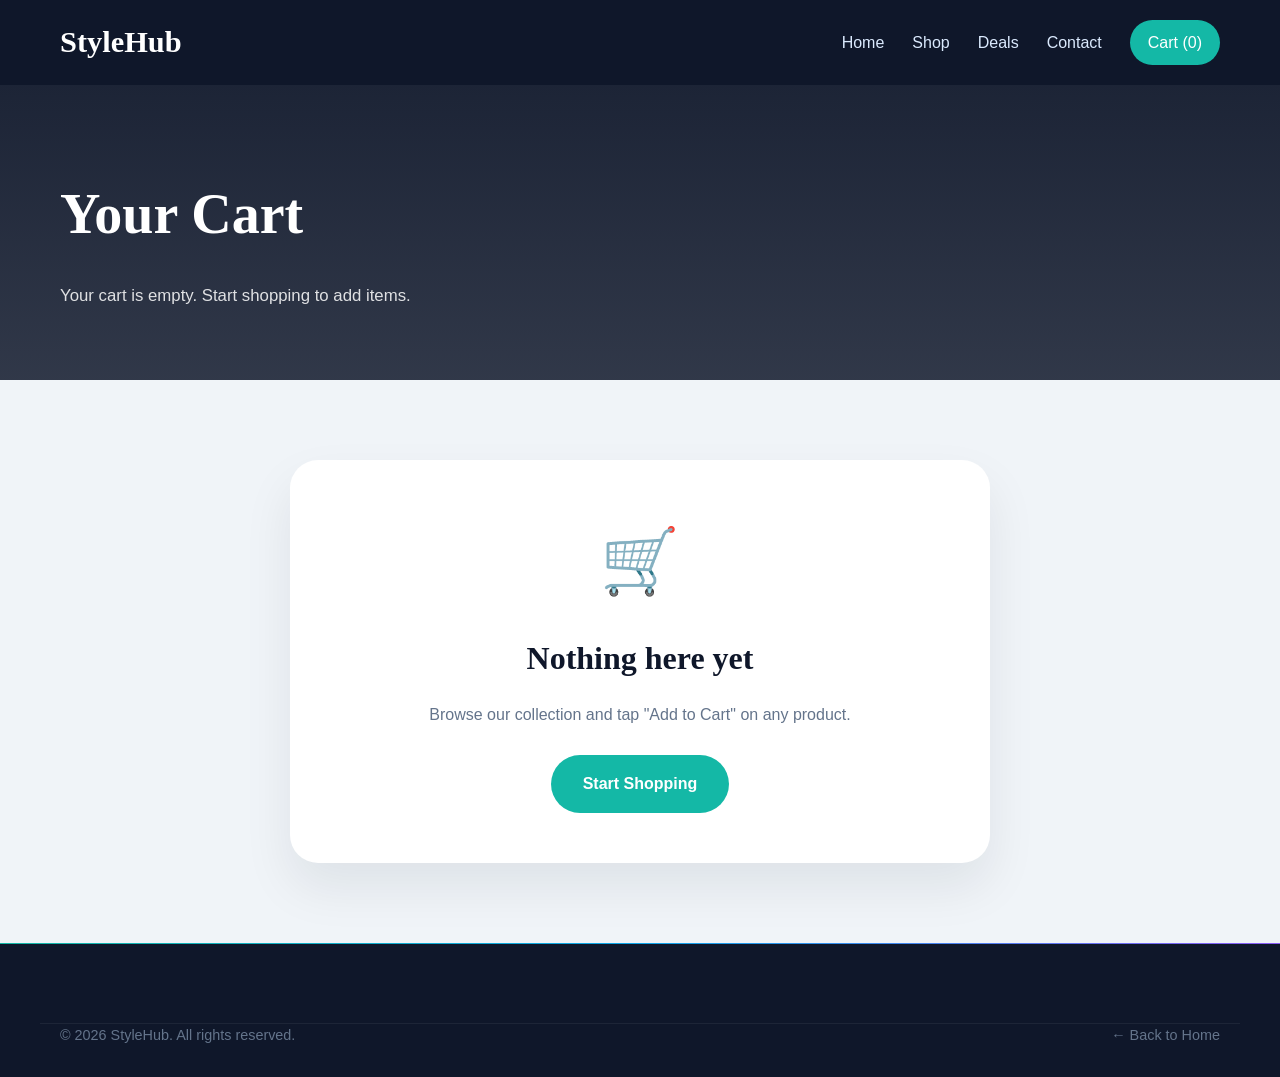
<file: cart.html>
<!DOCTYPE html>
<html lang="en">
<head>
  <meta charset="UTF-8" />
  <meta name="viewport" content="width=device-width, initial-scale=1.0" />
  <title>Cart — StyleHub</title>
  <link rel="stylesheet" href="styles.css" />
</head>
<body>
  <header class="topbar">
    <div class="container topbar-inner">
      <a class="brand" href="index.html">Style<span>Hub</span></a>

      <input type="checkbox" id="nav-toggle" class="nav-toggle" aria-hidden="true" />
      <label for="nav-toggle" class="nav-toggle-label" aria-label="Toggle navigation">
        <span></span>
        <span></span>
        <span></span>
      </label>

      <nav class="site-nav">
        <a href="index.html">Home</a>
        <a href="shop.html">Shop</a>
        <a href="deals.html">Deals</a>
        <a href="contact.html">Contact</a>
        <a href="cart.html" class="nav-cart active">Cart (0)</a>
      </nav>
    </div>
  </header>

  <main class="page-main">
    <section class="page-hero">
      <div class="container">
        <h1>Your Cart</h1>
        <p>Your cart is empty. Start shopping to add items.</p>
      </div>
    </section>

    <section class="cart-empty">
      <div class="container cart-empty-box">
        <div class="cart-icon">🛒</div>
        <h2>Nothing here yet</h2>
        <p>Browse our collection and tap "Add to Cart" on any product.</p>
        <a class="button primary" href="shop.html">Start Shopping</a>
      </div>
    </section>
  </main>

  <footer class="footer">
    <div class="container footer-bottom">
      <p>&copy; 2026 StyleHub. All rights reserved.</p>
      <a href="index.html">← Back to Home</a>
    </div>
  </footer>
</body>
</html>
</file>
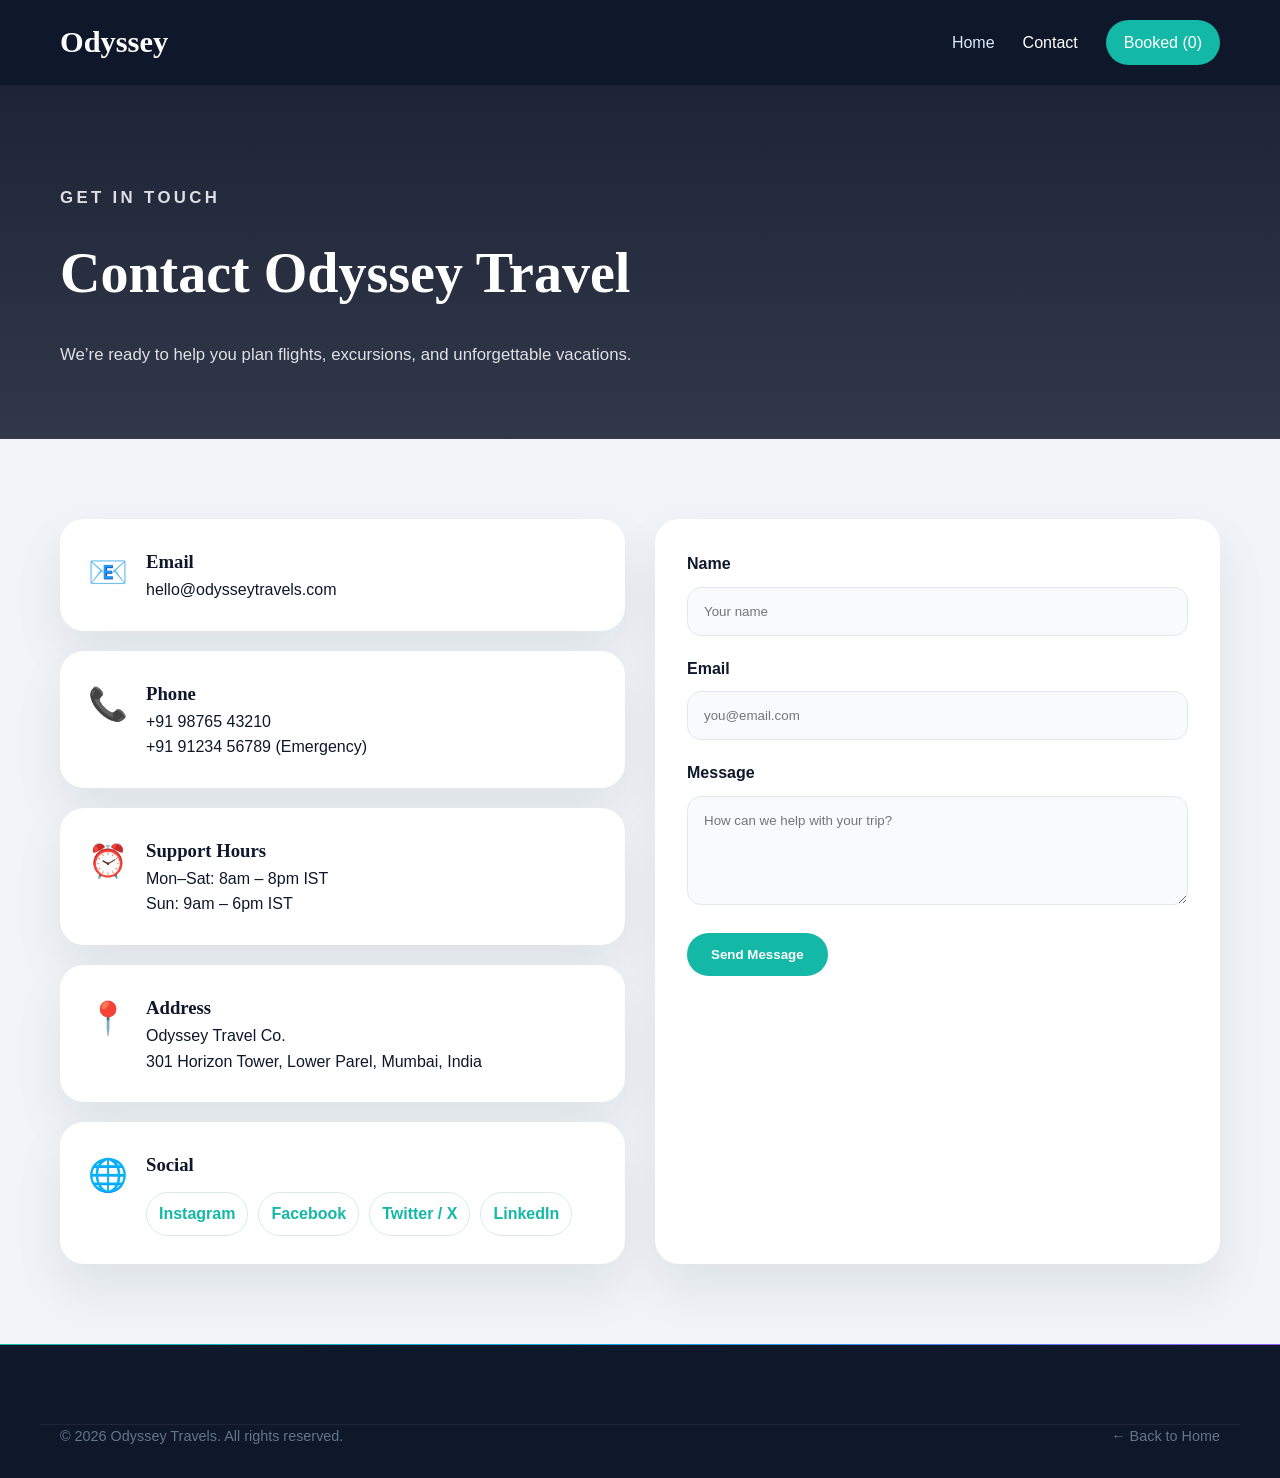
<file: contact.html>
<!DOCTYPE html>
<html lang="en">
<head>
  <meta charset="UTF-8" />
  <meta name="viewport" content="width=device-width, initial-scale=1.0" />
  <title>Contact — Odyssey</title>
  <link rel="stylesheet" href="styles.css" />
</head>
<body>
  <header class="topbar">
    <div class="container topbar-inner">
      <a class="brand" href="index.html">Odyssey</a>

      <input type="checkbox" id="nav-toggle" class="nav-toggle" aria-hidden="true" />
      <label for="nav-toggle" class="nav-toggle-label" aria-label="Toggle navigation">
        <span></span>
        <span></span>
        <span></span>
      </label>

      <nav class="site-nav">
        <a href="index.html">Home</a>
        <a href="contact.html" class="active">Contact</a>
        <a href="dashboard.html" class="nav-cart">Booked (0)</a>
      </nav>
    </div>
  </header>

  <main class="page-main">
    <section class="page-hero">
      <div class="container">
        <p class="eyebrow">Get in Touch</p>
        <h1>Contact Odyssey Travel</h1>
        <p>We’re ready to help you plan flights, excursions, and unforgettable vacations.</p>
      </div>
    </section>

    <section class="contact-section">
      <div class="container contact-grid">
        <div class="contact-info">
          <div class="contact-item">
            <span class="contact-icon">📧</span>
            <div>
              <h3>Email</h3>
              <p>hello@odysseytravels.com</p>
            </div>
          </div>
          <div class="contact-item">
            <span class="contact-icon">📞</span>
            <div>
              <h3>Phone</h3>
              <p>+91 98765 43210</p>
              <p>+91 91234 56789 (Emergency)</p>
            </div>
          </div>
          <div class="contact-item">
            <span class="contact-icon">⏰</span>
            <div>
              <h3>Support Hours</h3>
              <p>Mon–Sat: 8am – 8pm IST</p>
              <p>Sun: 9am – 6pm IST</p>
            </div>
          </div>
          <div class="contact-item">
            <span class="contact-icon">📍</span>
            <div>
              <h3>Address</h3>
              <p>Odyssey Travel Co.</p>
              <p>301 Horizon Tower, Lower Parel, Mumbai, India</p>
            </div>
          </div>
          <div class="contact-item">
            <span class="contact-icon">🌐</span>
            <div>
              <h3>Social</h3>
              <div class="social-links">
                <a href="https://www.instagram.com/odysseytravels" target="_blank" rel="noopener">Instagram</a>
                <a href="https://www.facebook.com/odysseytravels" target="_blank" rel="noopener">Facebook</a>
                <a href="https://x.com/odysseytravels" target="_blank" rel="noopener">Twitter / X</a>
                <a href="https://www.linkedin.com/company/odysseytravels" target="_blank" rel="noopener">LinkedIn</a>
              </div>
            </div>
          </div>
        </div>

        <form class="contact-form" action="#" method="post">
          <label for="name">Name</label>
          <input type="text" id="name" name="name" placeholder="Your name" required />

          <label for="email">Email</label>
          <input type="email" id="email" name="email" placeholder="you@email.com" required />

          <label for="message">Message</label>
          <textarea id="message" name="message" rows="5" placeholder="How can we help with your trip?" required></textarea>

          <div id="contactMessage" class="form-message" aria-live="polite"></div>

          <button type="submit" class="button primary">Send Message</button>
        </form>
      </div>
    </section>
  </main>

  <footer class="footer">
    <div class="container footer-bottom">
      <p>&copy; 2026 Odyssey Travels. All rights reserved.</p>
      <a href="index.html">← Back to Home</a>
    </div>
  </footer>
  <script>
    function getTripPlan() {
      try {
        const plan = JSON.parse(localStorage.getItem('odyssey_trip_plan') || '[]');
        return Array.isArray(plan) ? plan : [];
      } catch (error) {
        return [];
      }
    }

    function updateTripPlanCount() {
      const tripPlanLink = document.querySelector('.nav-cart');
      const tripPlan = getTripPlan();

      if (tripPlanLink) {
        tripPlanLink.textContent = `Booked (${tripPlan.length})`;
      }
    }

    function showContactMessage(text, type) {
      const messageEl = document.getElementById('contactMessage');
      messageEl.textContent = text;
      messageEl.className = 'form-message show ' + type;
    }

    document.querySelector('.contact-form').addEventListener('submit', function (event) {
      event.preventDefault();

      const name = document.getElementById('name').value.trim();
      const email = document.getElementById('email').value.trim();
      const message = document.getElementById('message').value.trim();

      if (!name || !email || !message) {
        showContactMessage('Please fill in all fields before sending.', 'error');
        return;
      }

      if (!/^[^\s@]+@[^\s@]+\.[^\s@]+$/.test(email)) {
        showContactMessage('Please enter a valid email address.', 'error');
        return;
      }

      const submissions = JSON.parse(localStorage.getItem('odyssey_contact_messages') || '[]');
      submissions.push({ name, email, message, date: new Date().toISOString() });
      localStorage.setItem('odyssey_contact_messages', JSON.stringify(submissions));

      showContactMessage(
        `Thanks, ${name}! Your message has been sent. Our team will reach out to you at ${email}.`,
        'success'
      );
      this.reset();
    });

    updateTripPlanCount();
  </script>
</body>
</html>
</file>
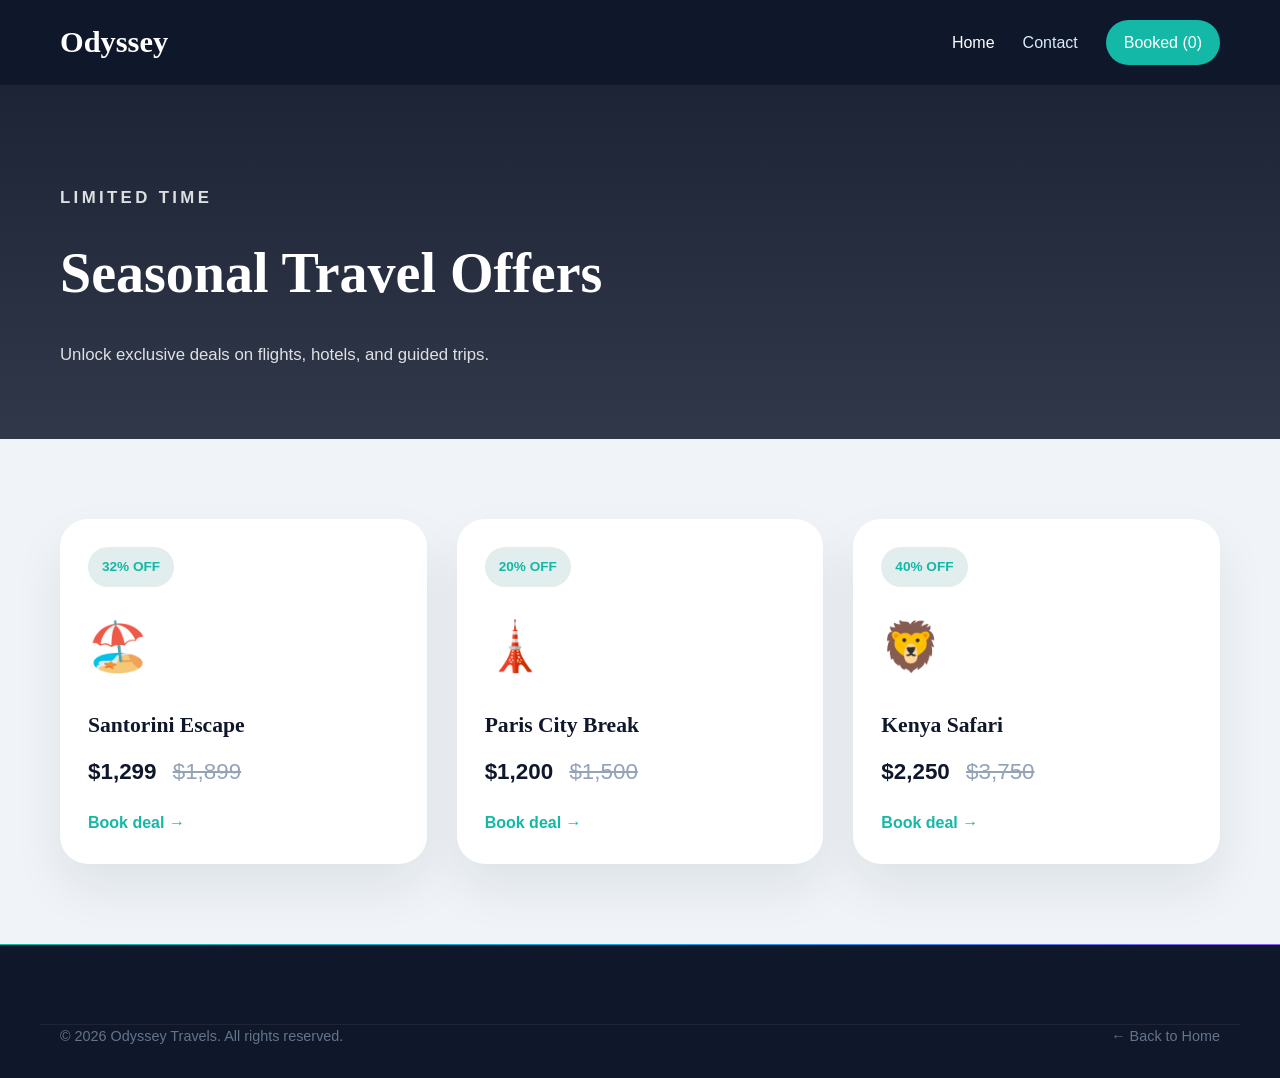
<file: deals.html>
<!DOCTYPE html>
<html lang="en">
<head>
  <meta charset="UTF-8" />
  <meta name="viewport" content="width=device-width, initial-scale=1.0" />
  <title>Deals — Odyssey</title>
  <link rel="stylesheet" href="styles.css" />
</head>
<body>
  <header class="topbar">
    <div class="container topbar-inner">
      <a class="brand" href="index.html">Odyssey</a>

      <input type="checkbox" id="nav-toggle" class="nav-toggle" aria-hidden="true" />
      <label for="nav-toggle" class="nav-toggle-label" aria-label="Toggle navigation">
        <span></span>
        <span></span>
        <span></span>
      </label>

      <nav class="site-nav">
        <a href="index.html" class="active">Home</a>
        <a href="contact.html">Contact</a>
        <a href="dashboard.html" class="nav-cart">Booked (0)</a>
      </nav>
    </div>
  </header>

  <main class="page-main">
    <section class="page-hero deals-hero">
      <div class="container">
        <p class="eyebrow">Limited Time</p>
        <h1>Seasonal Travel Offers</h1>
        <p>Unlock exclusive deals on flights, hotels, and guided trips.</p>
      </div>
    </section>

    <section class="deals-list">
      <div class="container deals-grid">
        <a
          href="package.html"
          class="deal-card"
          data-name="Santorini Escape"
          data-price="$1,299"
          data-original-price="$1,899"
          data-desc="Grab a limited-time Santorini package with boutique stays, sunset views, and island dining."
          data-emoji="🏖️"
        >
          <span class="deal-badge">32% OFF</span>
          <div class="deal-emoji">🏖️</div>
          <h3>Santorini Escape</h3>
          <p class="price">$1,299 <s>$1,899</s></p>
          <span class="card-link">Book deal →</span>
        </a>
        <a
          href="package.html"
          class="deal-card"
          data-name="Paris City Break"
          data-price="$1,200"
          data-original-price="$1,500"
          data-desc="Enjoy a discounted Paris getaway with handpicked stays, sightseeing, and city experiences."
          data-emoji="🗼"
        >
          <span class="deal-badge">20% OFF</span>
          <div class="deal-emoji">🗼</div>
          <h3>Paris City Break</h3>
          <p class="price">$1,200 <s>$1,500</s></p>
          <span class="card-link">Book deal →</span>
        </a>
        <a
          href="package.html"
          class="deal-card"
          data-name="Kenya Safari"
          data-price="$2,250"
          data-original-price="$3,750"
          data-desc="Book a premium Kenya safari offer with guided wildlife tours and memorable lodge stays."
          data-emoji="🦁"
        >
          <span class="deal-badge">40% OFF</span>
          <div class="deal-emoji">🦁</div>
          <h3>Kenya Safari</h3>
          <p class="price">$2,250 <s>$3,750</s></p>
          <span class="card-link">Book deal →</span>
        </a>
      </div>
    </section>
  </main>

  <footer class="footer">
    <div class="container footer-bottom">
      <p>&copy; 2026 Odyssey Travels. All rights reserved.</p>
      <a href="index.html">← Back to Home</a>
    </div>
  </footer>
  <script>
    function getTripPlan() {
      try {
        const plan = JSON.parse(localStorage.getItem('odyssey_trip_plan') || '[]');
        return Array.isArray(plan) ? plan : [];
      } catch (error) {
        return [];
      }
    }

    function updateTripPlanCount() {
      const tripPlanLink = document.querySelector('.nav-cart');
      const tripPlan = getTripPlan();

      if (tripPlanLink) {
        tripPlanLink.textContent = `Booked (${tripPlan.length})`;
      }
    }

    function saveSelectedDestination(event) {
      const card = event.currentTarget;
      const selectedDestination = {
        name: card.dataset.name,
        price: card.dataset.price,
        originalPrice: card.dataset.originalPrice,
        description: card.dataset.desc,
        emoji: card.dataset.emoji
      };

      localStorage.setItem('odyssey_selected_destination', JSON.stringify(selectedDestination));
    }

    function updateCardBookingStatus() {
      const tripPlan = getTripPlan();
      
      document.querySelectorAll('.deal-card').forEach((card) => {
        const cardName = card.dataset.name;
        const linkText = card.querySelector('.card-link');
        
        if (tripPlan.some(item => item.name === cardName)) {
          linkText.textContent = 'Booked ✓';
          linkText.style.color = 'var(--primary)';
          linkText.style.fontWeight = 'bold';
        } else {
          linkText.textContent = 'Book deal →';
          linkText.style.color = '';
          linkText.style.fontWeight = '';
        }
      });
    }

    document.querySelectorAll('.deal-card').forEach((card) => {
      card.addEventListener('click', saveSelectedDestination);
    });

    updateTripPlanCount();
    updateCardBookingStatus();

    // Update booking count when localStorage changes
    window.addEventListener('storage', function(e) {
      if (e.key === 'odyssey_trip_plan') {
        updateTripPlanCount();
        updateCardBookingStatus();
      }
    });
  </script>
</body>
</html>
</file>
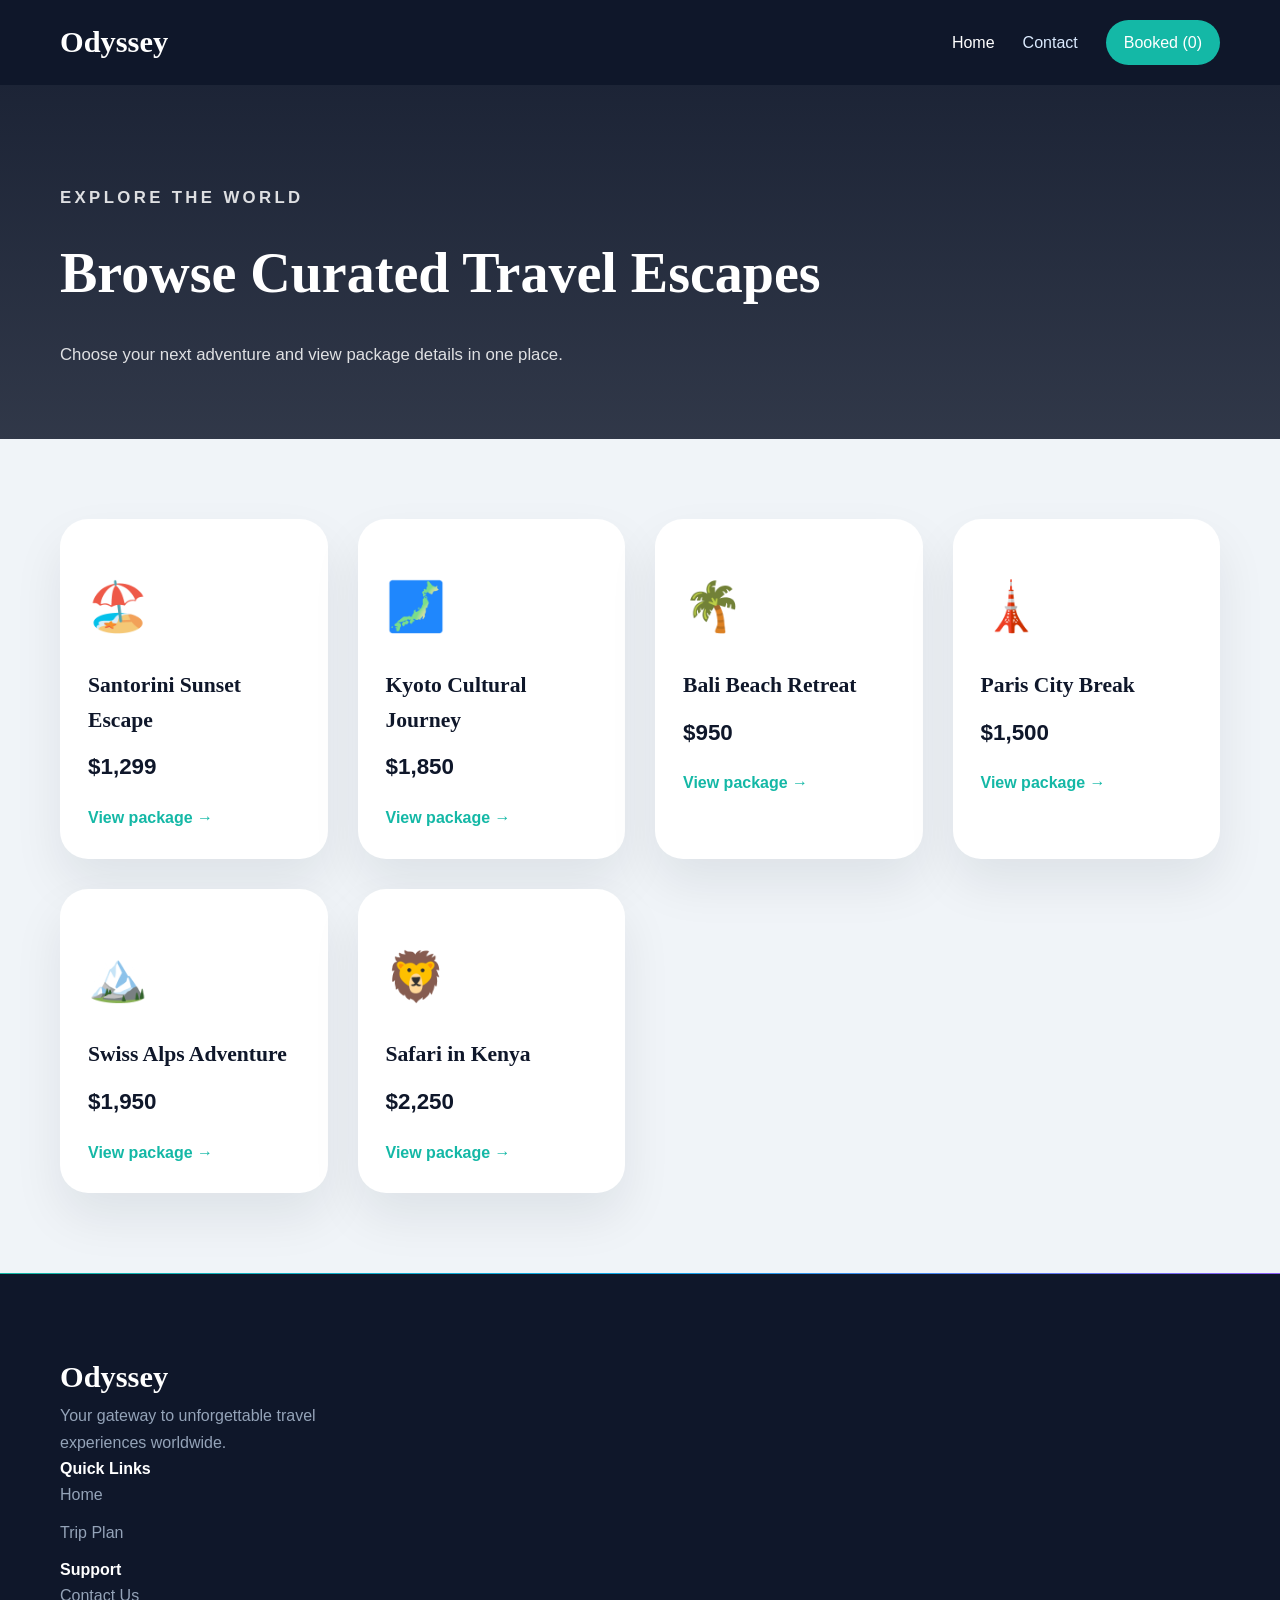
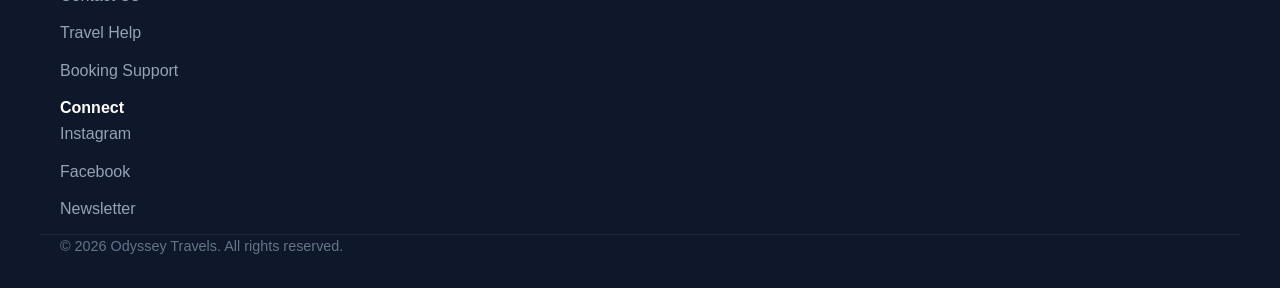
<file: destinations.html>
<!DOCTYPE html>
<html lang="en">
<head>
  <meta charset="UTF-8" />
  <meta name="viewport" content="width=device-width, initial-scale=1.0" />
  <title>Destinations — Odyssey</title>
  <link rel="stylesheet" href="styles.css" />
</head>
<body>
  <header class="topbar">
    <div class="container topbar-inner">
      <a class="brand" href="index.html">Odyssey</a>

      <input type="checkbox" id="nav-toggle" class="nav-toggle" aria-hidden="true" />
      <label for="nav-toggle" class="nav-toggle-label" aria-label="Toggle navigation">
        <span></span>
        <span></span>
        <span></span>
      </label>

      <nav class="site-nav">
        <a href="index.html" class="active">Home</a>
        <a href="contact.html">Contact</a>
        <a href="dashboard.html" class="nav-cart">Booked (0)</a>
      </nav>
    </div>
  </header>

  <main class="page-main">
    <section class="page-hero">
      <div class="container">
        <p class="eyebrow">Explore the World</p>
        <h1>Browse Curated Travel Escapes</h1>
        <p>Choose your next adventure and view package details in one place.</p>
      </div>
    </section>

    <section class="product-listing">
      <div class="container product-grid">
        <a
          href="package.html"
          class="product-card"
          data-name="Santorini Sunset Escape"
          data-price="$1,299"
          data-original-price="$1,699"
          data-desc="Enjoy 7 days in Santorini with boutique hotel stays, local dining experiences, and unforgettable sunset cruises."
          data-emoji="🏖️"
        >
          <div class="product-image">🏖️</div>
          <h3>Santorini Sunset Escape</h3>
          <p class="price">$1,299</p>
          <span class="card-link">View package →</span>
        </a>
        <a
          href="package.html"
          class="product-card"
          data-name="Kyoto Cultural Journey"
          data-price="$1,850"
          data-original-price="$2,150"
          data-desc="Discover Kyoto temples, tea houses, and peaceful gardens with a guided cultural experience."
          data-emoji="🗾"
        >
          <div class="product-image">🗾</div>
          <h3>Kyoto Cultural Journey</h3>
          <p class="price">$1,850</p>
          <span class="card-link">View package →</span>
        </a>
        <a
          href="package.html"
          class="product-card"
          data-name="Bali Beach Retreat"
          data-price="$950"
          data-original-price="$1,250"
          data-desc="Relax in Bali with beachfront stays, island dining, and easy access to top coastal spots."
          data-emoji="🌴"
        >
          <div class="product-image">🌴</div>
          <h3>Bali Beach Retreat</h3>
          <p class="price">$950</p>
          <span class="card-link">View package →</span>
        </a>
        <a
          href="package.html"
          class="product-card"
          data-name="Paris City Break"
          data-price="$1,500"
          data-original-price="$1,850"
          data-desc="Explore Paris with city-center stays, iconic landmarks, and curated day tours."
          data-emoji="🗼"
        >
          <div class="product-image">🗼</div>
          <h3>Paris City Break</h3>
          <p class="price">$1,500</p>
          <span class="card-link">View package →</span>
        </a>
        <a
          href="package.html"
          class="product-card"
          data-name="Swiss Alps Adventure"
          data-price="$1,950"
          data-original-price="$2,300"
          data-desc="Take in mountain views, alpine villages, and scenic rail routes across the Swiss Alps."
          data-emoji="🏔️"
        >
          <div class="product-image">🏔️</div>
          <h3>Swiss Alps Adventure</h3>
          <p class="price">$1,950</p>
          <span class="card-link">View package →</span>
        </a>
        <a
          href="package.html"
          class="product-card"
          data-name="Safari in Kenya"
          data-price="$2,250"
          data-original-price="$2,750"
          data-desc="Experience Kenya with luxury safari stays, game drives, and unforgettable wildlife moments."
          data-emoji="🦁"
        >
          <div class="product-image">🦁</div>
          <h3>Safari in Kenya</h3>
          <p class="price">$2,250</p>
          <span class="card-link">View package →</span>
        </a>
      </div>
    </section>
  </main>

  <footer class="footer">
    <div class="container footer-grid">
      <div class="footer-brand">
        <a class="brand light" href="index.html">Odyssey</a>
        <p>Your gateway to unforgettable travel experiences worldwide.</p>
      </div>
      <div class="footer-links">
        <h4>Quick Links</h4>
        <a href="index.html">Home</a>
        <a href="trip-plan.html">Trip Plan</a>
      </div>
      <div class="footer-links">
        <h4>Support</h4>
        <a href="contact.html">Contact Us</a>
        <a href="contact.html">Travel Help</a>
        <a href="contact.html">Booking Support</a>
      </div>
      <div class="footer-links">
        <h4>Connect</h4>
        <a href="contact.html">Instagram</a>
        <a href="contact.html">Facebook</a>
        <a href="contact.html">Newsletter</a>
      </div>
    </div>
    <div class="container footer-bottom">
      <p>&copy; 2026 Odyssey Travels. All rights reserved.</p>
    </div>
  </footer>
  <script>
    function getTripPlan() {
      try {
        const plan = JSON.parse(localStorage.getItem('odyssey_trip_plan') || '[]');
        return Array.isArray(plan) ? plan : [];
      } catch (error) {
        return [];
      }
    }

    function updateTripPlanCount() {
      const tripPlanLink = document.querySelector('.nav-cart');
      const tripPlan = getTripPlan();

      if (tripPlanLink) {
        tripPlanLink.textContent = `Booked (${tripPlan.length})`;
      }
    }

    function saveSelectedDestination(event) {
      const card = event.currentTarget;
      const selectedDestination = {
        name: card.dataset.name,
        price: card.dataset.price,
        originalPrice: card.dataset.originalPrice,
        description: card.dataset.desc,
        emoji: card.dataset.emoji
      };

      localStorage.setItem('odyssey_selected_destination', JSON.stringify(selectedDestination));
    }

    function updateCardBookingStatus() {
      const tripPlan = getTripPlan();
      
      document.querySelectorAll('.product-card').forEach((card) => {
        const cardName = card.dataset.name;
        const linkText = card.querySelector('.card-link');
        
        if (tripPlan.some(item => item.name === cardName)) {
          linkText.textContent = 'Booked ✓';
          linkText.style.color = 'var(--primary)';
          linkText.style.fontWeight = 'bold';
        } else {
          linkText.textContent = 'View package →';
          linkText.style.color = '';
          linkText.style.fontWeight = '';
        }
      });
    }

    document.querySelectorAll('.product-card').forEach((card) => {
      card.addEventListener('click', saveSelectedDestination);
    });

    updateTripPlanCount();
    updateCardBookingStatus();

    // Update booking count when localStorage changes
    window.addEventListener('storage', function(e) {
      if (e.key === 'odyssey_trip_plan') {
        updateTripPlanCount();
        updateCardBookingStatus();
      }
    });
  </script>
</body>
</html>
</file>
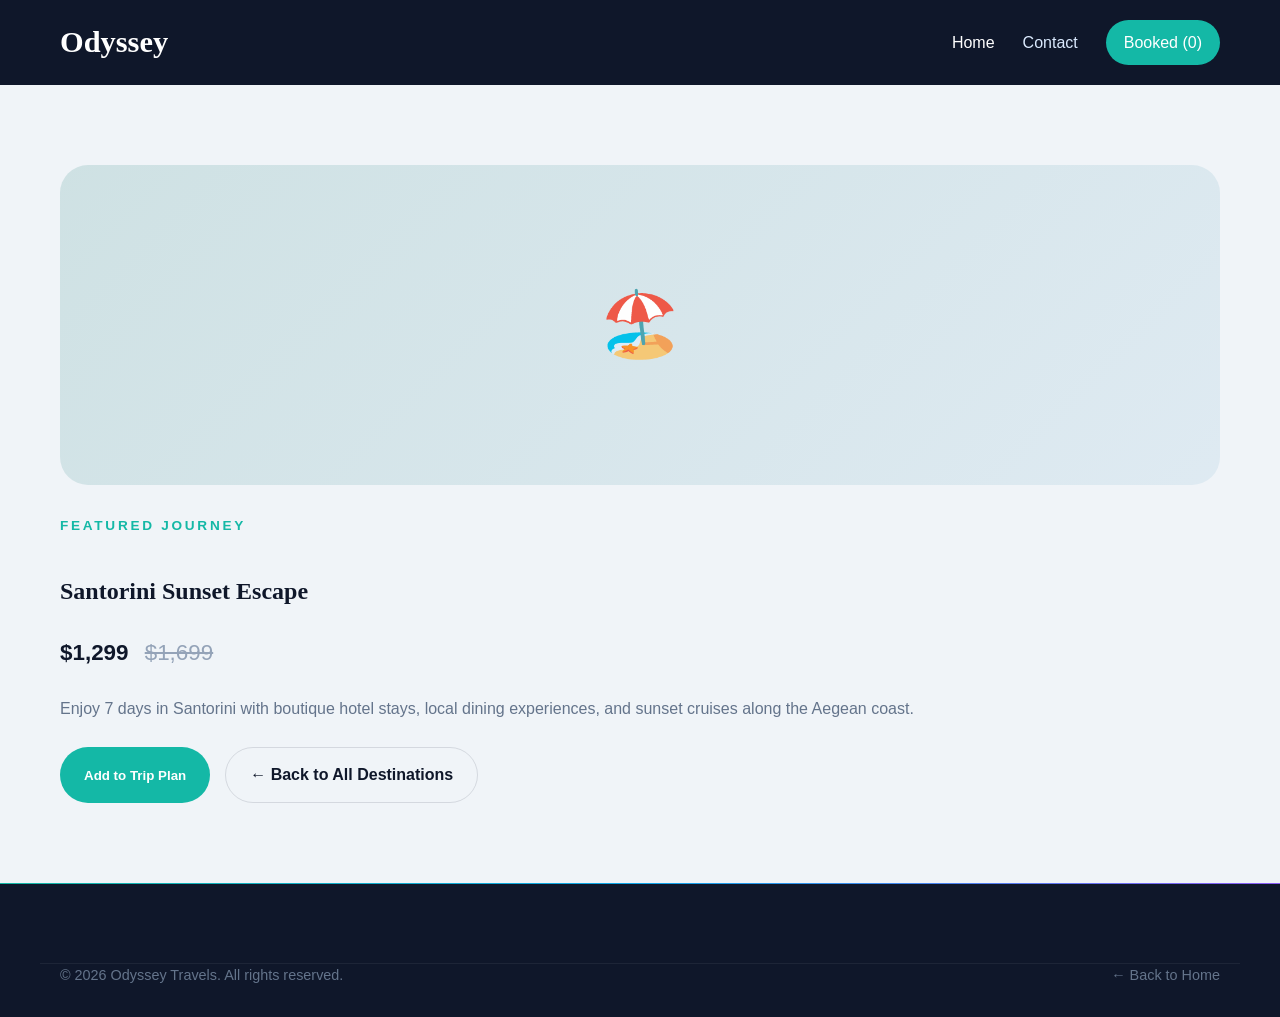
<file: package.html>
<!DOCTYPE html>
<html lang="en">
<head>
  <meta charset="UTF-8" />
  <meta name="viewport" content="width=device-width, initial-scale=1.0" />
  <title>Package — Odyssey</title>
  <link rel="stylesheet" href="styles.css" />
</head>
<body>
  <header class="topbar">
    <div class="container topbar-inner">
      <a class="brand" href="index.html">Odyssey</a>

      <input type="checkbox" id="nav-toggle" class="nav-toggle" aria-hidden="true" />
      <label for="nav-toggle" class="nav-toggle-label" aria-label="Toggle navigation">
        <span></span>
        <span></span>
        <span></span>
      </label>

      <nav class="site-nav">
        <a href="index.html" class="active">Home</a>
        <a href="contact.html">Contact</a>
        <a href="dashboard.html" class="nav-cart">Booked (0)</a>
      </nav>
    </div>
  </header>

  <main class="page-main">
    <section class="product-detail">
      <div class="container product-detail-grid">
        <div id="packageEmoji" class="product-detail-image">🏖️</div>
        <div class="product-detail-info">
          <p id="packageEyebrow" class="eyebrow">Featured Journey</p>
          <h1 id="packageName">Santorini Sunset Escape</h1>
          <p id="packagePrice" class="price large">$1,299 <s>$1,699</s></p>
          <p id="packageDesc" class="product-desc">Enjoy 7 days in Santorini with boutique hotel stays, local dining experiences, and sunset cruises along the Aegean coast.</p>
          <p id="packageStatus" class="package-status" style="display: none;"></p>

          <div class="detail-actions">
            <button id="bookNowButton" class="button primary" type="button">Add to Trip Plan</button>
            <a id="dashboardLink" class="button secondary" href="dashboard.html" style="display: none;">View in Dashboard</a>
            <a class="button secondary" href="index.html">← Back to All Destinations</a>
          </div>
        </div>
      </div>
    </section>
  </main>

  <footer class="footer">
    <div class="container footer-bottom">
      <p>&copy; 2026 Odyssey Travels. All rights reserved.</p>
      <a href="index.html">← Back to Home</a>
    </div>
  </footer>
  <script>
    const defaultDestination = {
      name: 'Santorini Sunset Escape',
      price: '$1,299',
      originalPrice: '$1,699',
      description: 'Enjoy 7 days in Santorini with boutique hotel stays, local dining experiences, and sunset cruises along the Aegean coast.',
      emoji: '🏖️'
    };

    function readStoredJson(key) {
      try {
        return JSON.parse(localStorage.getItem(key) || 'null');
      } catch (error) {
        return null;
      }
    }

    function getTripPlan() {
      try {
        const plan = JSON.parse(localStorage.getItem('odyssey_trip_plan') || '[]');
        return Array.isArray(plan) ? plan : [];
      } catch (error) {
        return [];
      }
    }

    function updateTripPlanCount() {
      const tripPlanLink = document.querySelector('.nav-cart');
      const tripPlan = getTripPlan();

      if (tripPlanLink) {
        tripPlanLink.textContent = `Booked (${tripPlan.length})`;
      }
    }

    function getCurrentUser() {
      try {
        return JSON.parse(localStorage.getItem('odyssey_current_user') || 'null');
      } catch (error) {
        return null;
      }
    }

    function renderPackageDetails() {
      const selectedDestination = readStoredJson('odyssey_selected_destination') || defaultDestination;
      const priceMarkup = selectedDestination.originalPrice
        ? `${selectedDestination.price} <s>${selectedDestination.originalPrice}</s>`
        : selectedDestination.price;

      document.getElementById('packageEmoji').textContent = selectedDestination.emoji || defaultDestination.emoji;
      document.getElementById('packageName').textContent = selectedDestination.name;
      document.getElementById('packagePrice').innerHTML = priceMarkup;
      document.getElementById('packageDesc').textContent = selectedDestination.description || defaultDestination.description;

      return selectedDestination;
    }

    const selectedDestination = renderPackageDetails();
    updateTripPlanCount();

    // Check if already booked and update UI accordingly
    function checkBookingStatus() {
      const tripPlan = getTripPlan();
      const bookButton = document.getElementById('bookNowButton');
      const dashboardLink = document.getElementById('dashboardLink');
      const statusEl = document.getElementById('packageStatus');

      if (tripPlan.some(item => item.name === selectedDestination.name)) {
        bookButton.textContent = 'Booked';
        bookButton.disabled = true;
        bookButton.style.opacity = '0.6';
        dashboardLink.style.display = 'inline-block';
        statusEl.textContent = `${selectedDestination.name} is already in your booked destinations.`;
        statusEl.style.display = 'block';
      } else {
        bookButton.textContent = 'Add to Trip Plan';
        bookButton.disabled = false;
        bookButton.style.opacity = '1';
        dashboardLink.style.display = 'none';
        statusEl.style.display = 'none';
      }
    }

    checkBookingStatus();

    document.getElementById('bookNowButton').addEventListener('click', () => {
      // Persist the currently displayed package so the flow survives a login redirect
      localStorage.setItem('odyssey_selected_destination', JSON.stringify(selectedDestination));

      const currentUser = getCurrentUser();
      if (!currentUser) {
        localStorage.setItem('odyssey_pending_action', 'book');
        window.location.href = 'index.html?signin=1';
        return;
      }

      const tripPlan = getTripPlan();
      if (!tripPlan.some(item => item.name === selectedDestination.name)) {
        tripPlan.push({ ...selectedDestination, bookedAt: new Date().toISOString() });
        localStorage.setItem('odyssey_trip_plan', JSON.stringify(tripPlan));
      }

      updateTripPlanCount();
      checkBookingStatus();

      const statusEl = document.getElementById('packageStatus');
      statusEl.textContent = `${selectedDestination.name} has been added to your trip plan.`;
      statusEl.style.display = 'block';
    });

    // Update booking status when localStorage changes
    window.addEventListener('storage', function(e) {
      if (e.key === 'odyssey_trip_plan') {
        updateTripPlanCount();
        checkBookingStatus();
      }
    });
  </script>
</body>
</html>
</file>
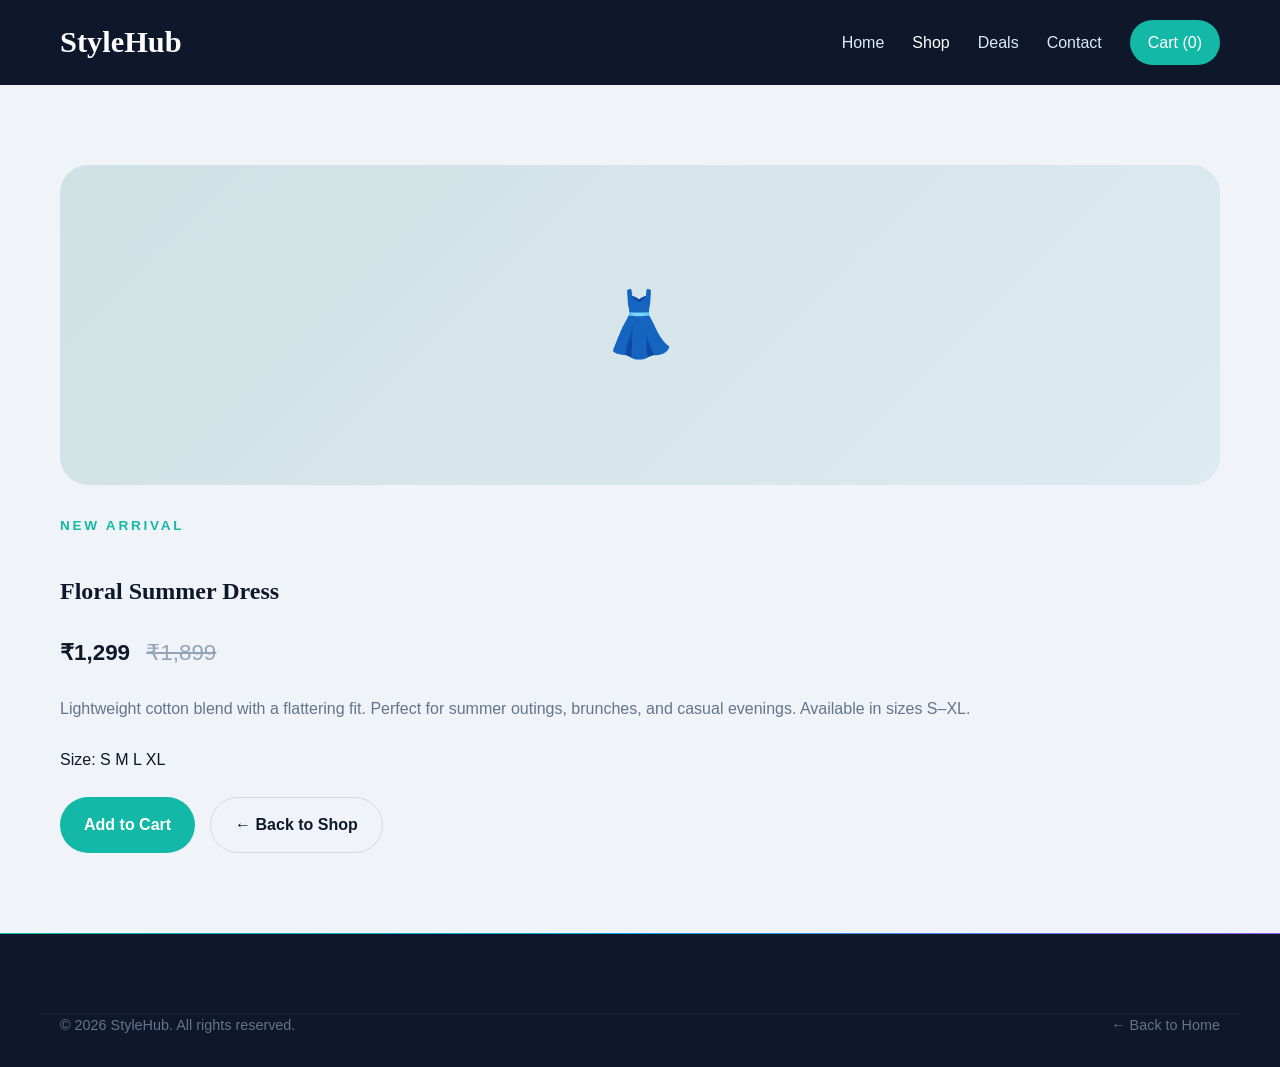
<file: product.html>
<!DOCTYPE html>
<html lang="en">
<head>
  <meta charset="UTF-8" />
  <meta name="viewport" content="width=device-width, initial-scale=1.0" />
  <title>Product — StyleHub</title>
  <link rel="stylesheet" href="styles.css" />
</head>
<body>
  <header class="topbar">
    <div class="container topbar-inner">
      <a class="brand" href="index.html">Style<span>Hub</span></a>

      <input type="checkbox" id="nav-toggle" class="nav-toggle" aria-hidden="true" />
      <label for="nav-toggle" class="nav-toggle-label" aria-label="Toggle navigation">
        <span></span>
        <span></span>
        <span></span>
      </label>

      <nav class="site-nav">
        <a href="index.html">Home</a>
        <a href="shop.html" class="active">Shop</a>
        <a href="deals.html">Deals</a>
        <a href="contact.html">Contact</a>
        <a href="cart.html" class="nav-cart">Cart (0)</a>
      </nav>
    </div>
  </header>

  <main class="page-main">
    <section class="product-detail">
      <div class="container product-detail-grid">
        <div class="product-detail-image">👗</div>
        <div class="product-detail-info">
          <p class="eyebrow">New Arrival</p>
          <h1>Floral Summer Dress</h1>
          <p class="price large">₹1,299 <s>₹1,899</s></p>
          <p class="product-desc">Lightweight cotton blend with a flattering fit. Perfect for summer outings, brunches, and casual evenings. Available in sizes S–XL.</p>

          <div class="size-options">
            <span class="size-label">Size:</span>
            <span class="size-chip">S</span>
            <span class="size-chip active">M</span>
            <span class="size-chip">L</span>
            <span class="size-chip">XL</span>
          </div>

          <div class="detail-actions">
            <a class="button primary" href="cart.html">Add to Cart</a>
            <a class="button secondary" href="shop.html">← Back to Shop</a>
          </div>
        </div>
      </div>
    </section>
  </main>

  <footer class="footer">
    <div class="container footer-bottom">
      <p>&copy; 2026 StyleHub. All rights reserved.</p>
      <a href="index.html">← Back to Home</a>
    </div>
  </footer>
</body>
</html>
</file>
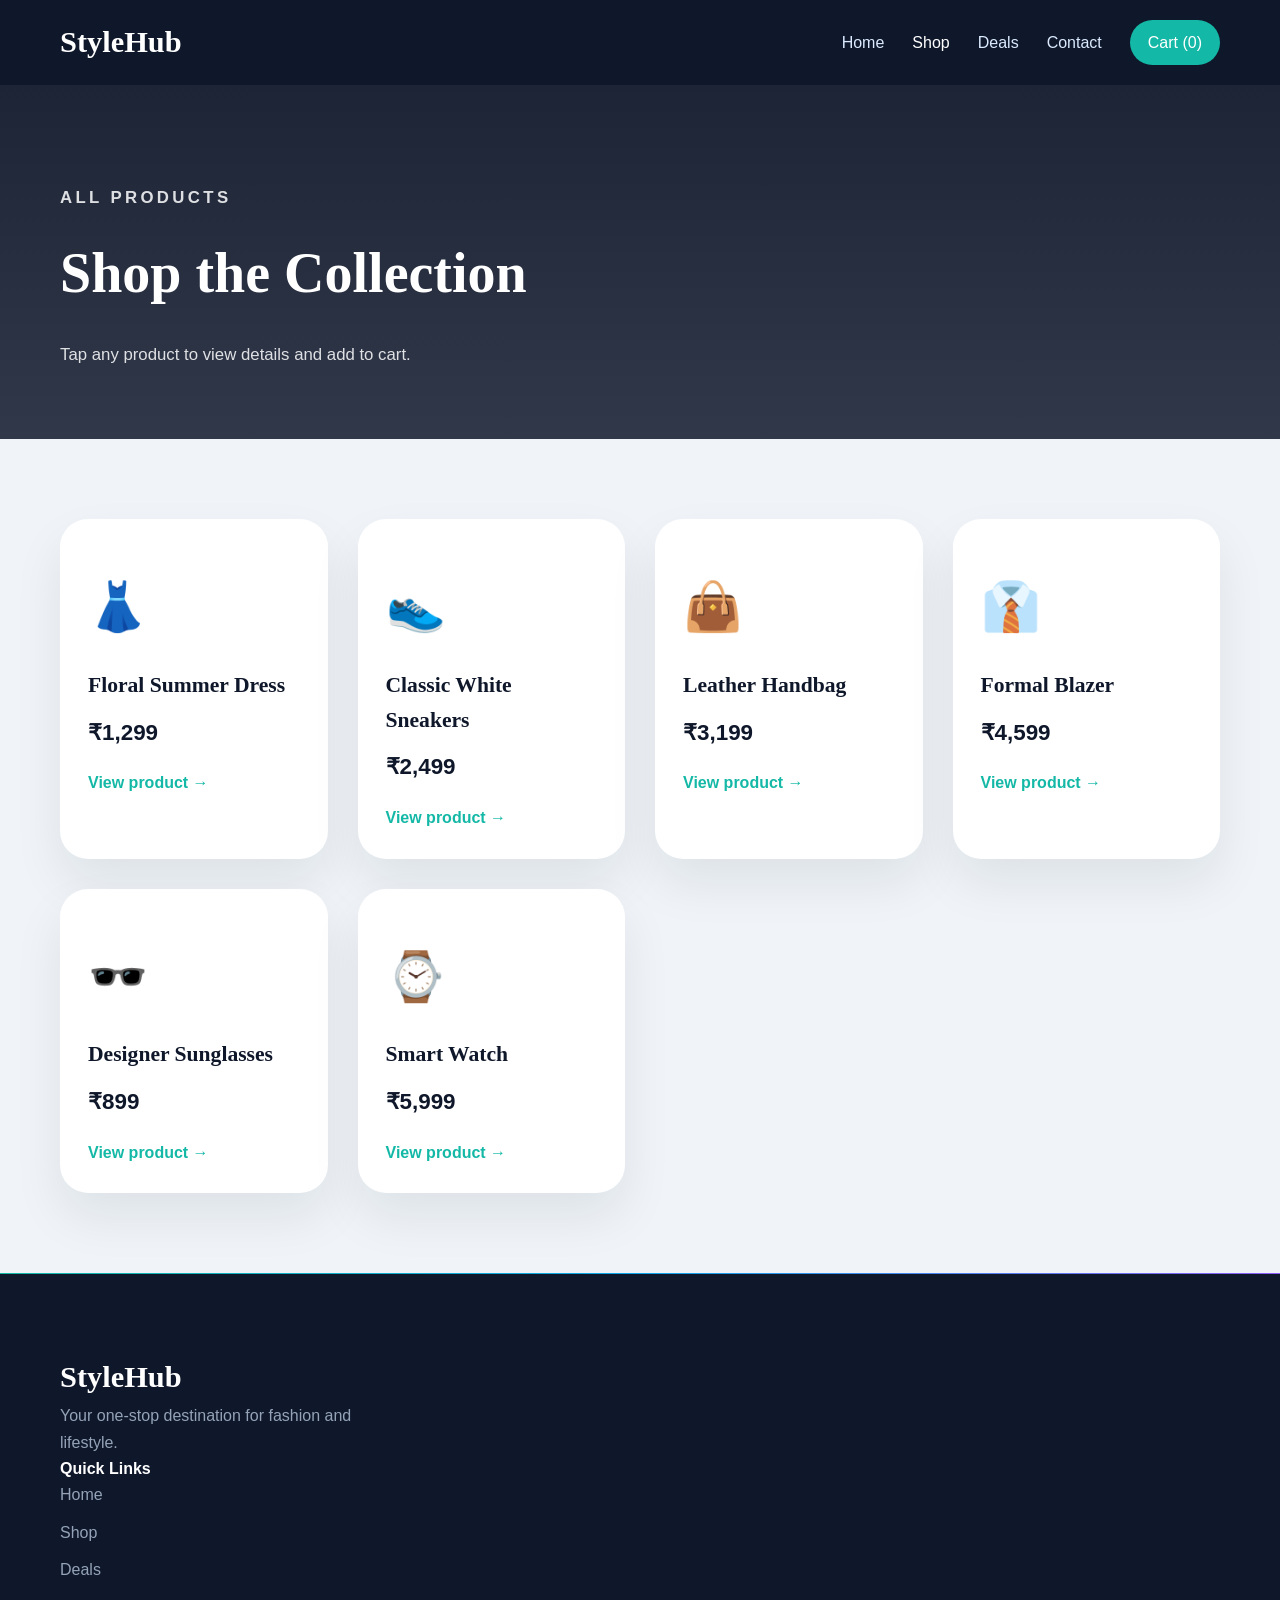
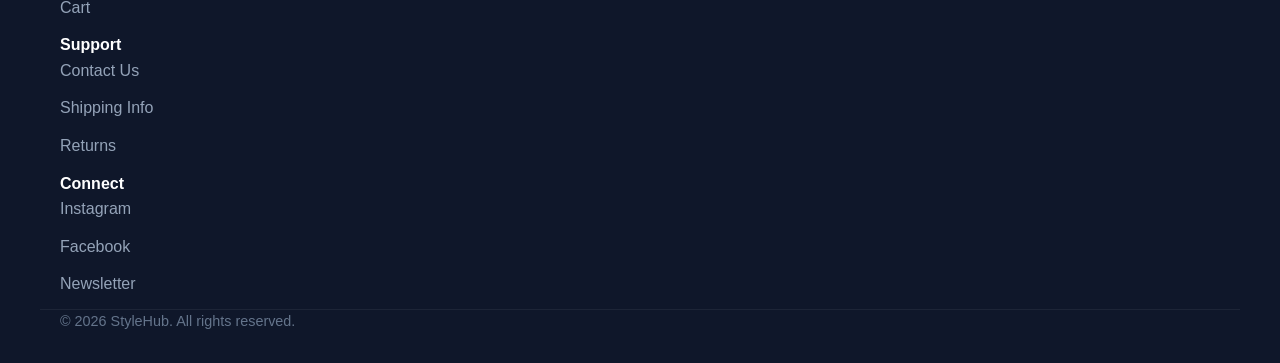
<file: shop.html>
<!DOCTYPE html>
<html lang="en">
<head>
  <meta charset="UTF-8" />
  <meta name="viewport" content="width=device-width, initial-scale=1.0" />
  <title>Shop — StyleHub</title>
  <link rel="stylesheet" href="styles.css" />
</head>
<body>
  <header class="topbar">
    <div class="container topbar-inner">
      <a class="brand" href="index.html">Style<span>Hub</span></a>

      <input type="checkbox" id="nav-toggle" class="nav-toggle" aria-hidden="true" />
      <label for="nav-toggle" class="nav-toggle-label" aria-label="Toggle navigation">
        <span></span>
        <span></span>
        <span></span>
      </label>

      <nav class="site-nav">
        <a href="index.html">Home</a>
        <a href="shop.html" class="active">Shop</a>
        <a href="deals.html">Deals</a>
        <a href="contact.html">Contact</a>
        <a href="cart.html" class="nav-cart">Cart (0)</a>
      </nav>
    </div>
  </header>

  <main class="page-main">
    <section class="page-hero">
      <div class="container">
        <p class="eyebrow">All Products</p>
        <h1>Shop the Collection</h1>
        <p>Tap any product to view details and add to cart.</p>
      </div>
    </section>

    <section class="product-listing">
      <div class="container product-grid">
        <a href="product.html?id=1" class="product-card">
          <div class="product-image">👗</div>
          <h3>Floral Summer Dress</h3>
          <p class="price">₹1,299</p>
          <span class="card-link">View product →</span>
        </a>
        <a href="product.html?id=2" class="product-card">
          <div class="product-image">👟</div>
          <h3>Classic White Sneakers</h3>
          <p class="price">₹2,499</p>
          <span class="card-link">View product →</span>
        </a>
        <a href="product.html?id=3" class="product-card">
          <div class="product-image">👜</div>
          <h3>Leather Handbag</h3>
          <p class="price">₹3,199</p>
          <span class="card-link">View product →</span>
        </a>
        <a href="product.html?id=4" class="product-card">
          <div class="product-image">👔</div>
          <h3>Formal Blazer</h3>
          <p class="price">₹4,599</p>
          <span class="card-link">View product →</span>
        </a>
        <a href="product.html?id=5" class="product-card">
          <div class="product-image">🕶️</div>
          <h3>Designer Sunglasses</h3>
          <p class="price">₹899</p>
          <span class="card-link">View product →</span>
        </a>
        <a href="product.html?id=6" class="product-card">
          <div class="product-image">⌚</div>
          <h3>Smart Watch</h3>
          <p class="price">₹5,999</p>
          <span class="card-link">View product →</span>
        </a>
      </div>
    </section>
  </main>

  <footer class="footer">
    <div class="container footer-grid">
      <div class="footer-brand">
        <a class="brand light" href="index.html">Style<span>Hub</span></a>
        <p>Your one-stop destination for fashion and lifestyle.</p>
      </div>
      <div class="footer-links">
        <h4>Quick Links</h4>
        <a href="index.html">Home</a>
        <a href="shop.html">Shop</a>
        <a href="deals.html">Deals</a>
        <a href="cart.html">Cart</a>
      </div>
      <div class="footer-links">
        <h4>Support</h4>
        <a href="contact.html">Contact Us</a>
        <a href="contact.html">Shipping Info</a>
        <a href="contact.html">Returns</a>
      </div>
      <div class="footer-links">
        <h4>Connect</h4>
        <a href="contact.html">Instagram</a>
        <a href="contact.html">Facebook</a>
        <a href="contact.html">Newsletter</a>
      </div>
    </div>
    <div class="container footer-bottom">
      <p>&copy; 2026 StyleHub. All rights reserved.</p>
    </div>
  </footer>
</body>
</html>
</file>
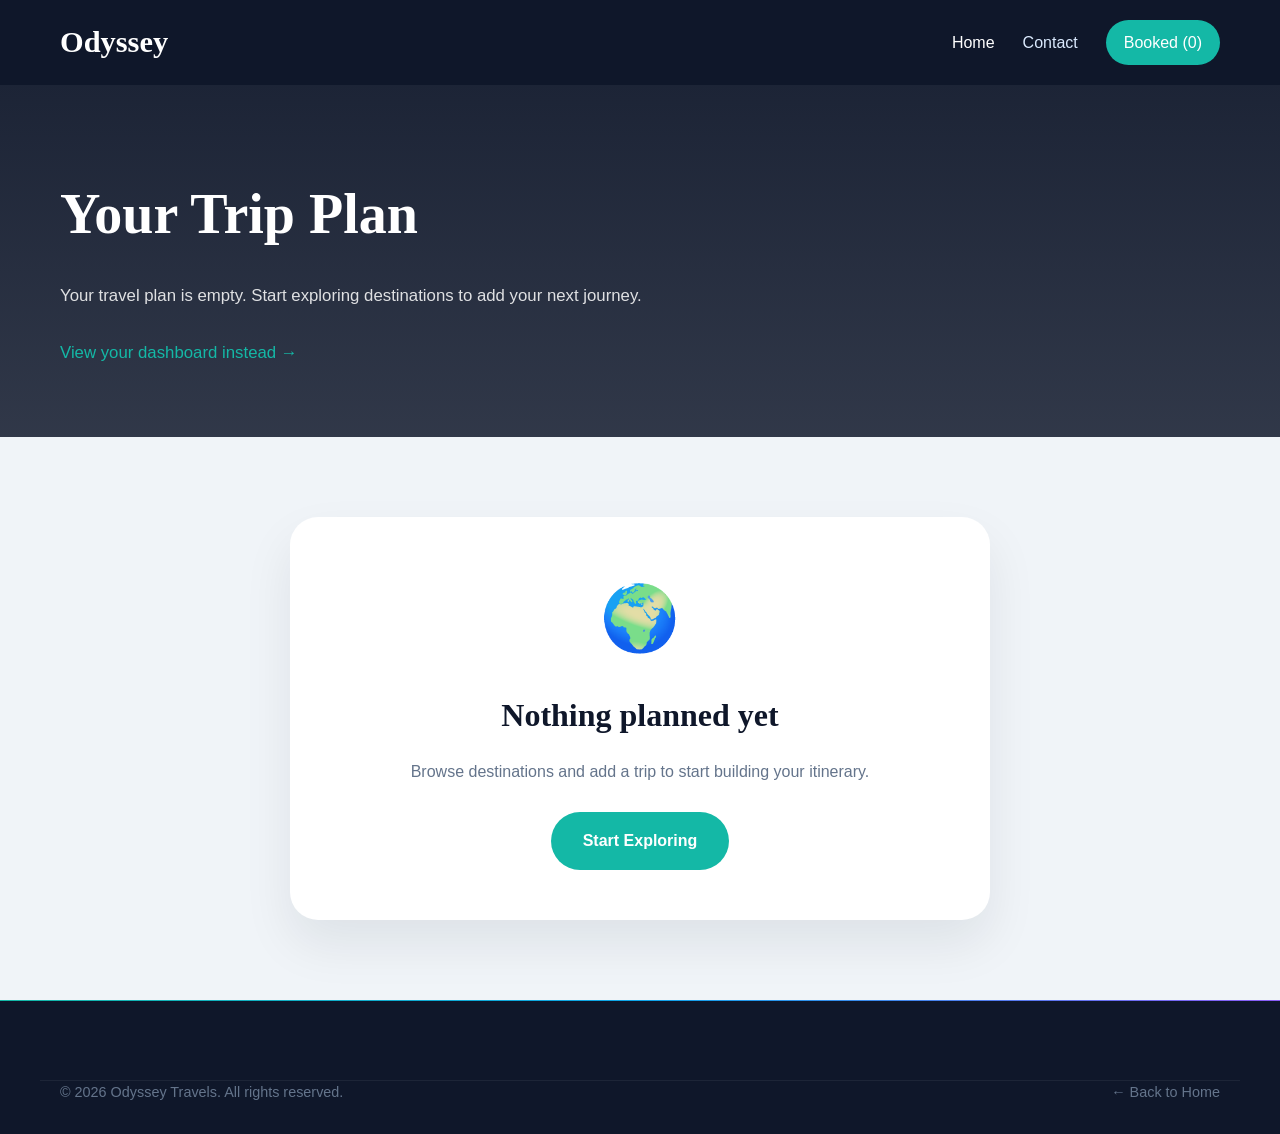
<file: trip-plan.html>
<!DOCTYPE html>
<html lang="en">
<head>
  <meta charset="UTF-8" />
  <meta name="viewport" content="width=device-width, initial-scale=1.0" />
  <title>Trip Plan — Odyssey</title>
  <link rel="stylesheet" href="styles.css" />
</head>
<body>
  <header class="topbar">
    <div class="container topbar-inner">
      <a class="brand" href="index.html">Odyssey</a>

      <input type="checkbox" id="nav-toggle" class="nav-toggle" aria-hidden="true" />
      <label for="nav-toggle" class="nav-toggle-label" aria-label="Toggle navigation">
        <span></span>
        <span></span>
        <span></span>
      </label>

      <nav class="site-nav">
        <a href="index.html" class="active">Home</a>
        <a href="contact.html">Contact</a>
        <a href="dashboard.html" class="nav-cart">Booked (0)</a>
      </nav>
    </div>
  </header>

  <main class="page-main">
    <section class="page-hero">
      <div class="container">
        <h1>Your Trip Plan</h1>
        <p id="tripPlanHeroText">Your travel plan is empty. Start exploring destinations to add your next journey.</p>
        <p style="margin-top: 10px;"><a href="dashboard.html" style="color: var(--primary);">View your dashboard instead →</a></p>
      </div>
    </section>

    <section class="cart-empty">
      <div id="tripPlanContent" class="container"></div>
    </section>
  </main>

  <footer class="footer">
    <div class="container footer-bottom">
      <p>&copy; 2026 Odyssey Travels. All rights reserved.</p>
      <a href="index.html">← Back to Home</a>
    </div>
  </footer>
  <script>
    function readStoredJson(key) {
      try {
        return JSON.parse(localStorage.getItem(key) || 'null');
      } catch (error) {
        return null;
      }
    }

    function getTripPlan() {
      try {
        const plan = JSON.parse(localStorage.getItem('odyssey_trip_plan') || '[]');
        return Array.isArray(plan) ? plan : [];
      } catch (error) {
        return [];
      }
    }

    function updateTripPlanCount() {
      const tripPlanLink = document.querySelector('.nav-cart');
      const tripPlan = getTripPlan();

      if (tripPlanLink) {
        tripPlanLink.textContent = `Booked (${tripPlan.length})`;
      }
    }

    function renderEmptyState() {
      document.getElementById('tripPlanHeroText').textContent = 'Your travel plan is empty. Start exploring destinations to add your next journey.';
      document.getElementById('tripPlanContent').innerHTML = `
        <div class="cart-empty-box">
          <div class="cart-icon">🌍</div>
          <h2>Nothing planned yet</h2>
          <p>Browse destinations and add a trip to start building your itinerary.</p>
          <a class="button primary" href="index.html">Start Exploring</a>
        </div>
      `;
    }

    function renderTripPlan(tripPlan) {
      if (tripPlan.length === 0) {
        renderEmptyState();
        return;
      }

      document.getElementById('tripPlanHeroText').textContent =
        `You have ${tripPlan.length} booked ${tripPlan.length === 1 ? 'destination' : 'destinations'} ready to go.`;

      document.getElementById('tripPlanContent').innerHTML = `
        <div class="trip-plan-list">
          ${tripPlan.map((trip, index) => `
            <div class="trip-plan-card">
              <div class="trip-plan-header">
                <div class="trip-plan-emoji">${trip.emoji || '🌍'}</div>
                <div>
                  <p class="eyebrow">Booked destination</p>
                  <h2>${trip.name}</h2>
                </div>
              </div>
              <div class="trip-plan-meta">
                <div>
                  <span>Package price</span>
                  <strong>${trip.price}</strong>
                </div>
                <div>
                  <span>Status</span>
                  <strong>Booked</strong>
                </div>
              </div>
              <p class="trip-plan-note">${trip.description || ''}</p>
              <div class="trip-plan-actions">
                <button class="button secondary" type="button" onclick="removeTrip(${index})">Remove Booking</button>
              </div>
            </div>
          `).join('')}
        </div>
        <div style="text-align: center; margin-top: 24px;">
            <a class="button primary" href="index.html">Book Another Destination</a>
        </div>
      `;
    }

    function removeTrip(index) {
      const tripPlan = getTripPlan();
      tripPlan.splice(index, 1);
      localStorage.setItem('odyssey_trip_plan', JSON.stringify(tripPlan));
      updateTripPlanCount();
      renderTripPlan(getTripPlan());
    }

    function renderSavedForLater() {
      const savedItems = JSON.parse(localStorage.getItem('odyssey_saved_for_later') || '[]');
      const container = document.getElementById('tripPlanContent');
      const section = document.createElement('div');
      section.className = 'saved-later';

      if (savedItems.length === 0) {
        return;
      }

      section.innerHTML = `
        <h2>Saved for later</h2>
        <div class="saved-later-list">
          ${savedItems.map((item, index) => `
            <div class="saved-later-item">
              <div class="saved-emoji">${item.emoji || '🌍'}</div>
              <div class="saved-info">
                <h3>${item.name}</h3>
                <p>${item.price || ''} ${item.description ? '• ' + item.description : ''}</p>
              </div>
              <div class="saved-actions">
                <button class="button primary" type="button" data-book="${index}">Book</button>
                <button class="button secondary" type="button" data-remove="${index}">Remove</button>
              </div>
            </div>
          `).join('')}
        </div>
      `;

      container.appendChild(section);

      section.querySelectorAll('[data-book]').forEach(btn => {
        btn.addEventListener('click', () => {
          const item = savedItems[btn.dataset.book];
          localStorage.setItem('odyssey_selected_destination', JSON.stringify(item));
          window.location.href = 'package.html';
        });
      });

      section.querySelectorAll('[data-remove]').forEach(btn => {
        btn.addEventListener('click', () => {
          savedItems.splice(btn.dataset.remove, 1);
          localStorage.setItem('odyssey_saved_for_later', JSON.stringify(savedItems));
          section.remove();
          renderSavedForLater();
        });
      });
    }

    const tripPlan = getTripPlan();
    updateTripPlanCount();
    renderTripPlan(tripPlan);
    renderSavedForLater();
  </script>
</body>
</html>
</file>
<file: styles.css>
:root {
  --primary: #14b8a6;
  --primary-hover: #0d9488;
  --primary-glow: rgba(20, 184, 166, 0.4);
  --accent: #f59e0b;
  --accent-glow: rgba(245, 158, 11, 0.3);
  --text-dark: #0f172a;
  --text-light: #64748b;
  --bg-light: #f0f4f8;
  --bg-dark: #0f172a;
  --white: #ffffff;
  --glass: rgba(255, 255, 255, 0.08);
  --glass-border: rgba(255, 255, 255, 0.12);
  --card-shadow: 0 20px 60px rgba(15, 23, 42, 0.08);
  --card-shadow-hover: 0 30px 80px rgba(15, 23, 42, 0.16);
  --gradient-primary: linear-gradient(135deg, #14b8a6, #0ea5e9, #8b5cf6);
  --gradient-hero: linear-gradient(135deg, #0f172a 0%, #1e293b 30%, #0f766e 60%, #0c4a6e 100%);
  --gradient-dark: linear-gradient(180deg, #0f172a 0%, #1e1b4b 50%, #0f172a 100%);
}

* {
  margin: 0;
  padding: 0;
  box-sizing: border-box;
}

html {
  scroll-behavior: smooth;
}

body {
  font-family: 'Poppins', sans-serif;
  color: var(--text-dark);
  background-color: var(--bg-light);
  line-height: 1.6;
  overflow-x: hidden;
}

h1, h2, h3, .logo {
  font-family: 'Playfair Display', serif;
}

a {
  text-decoration: none;
  color: inherit;
}

/* ============ Scroll Reveal Animations ============ */
.reveal {
  opacity: 0;
  transform: translateY(40px);
  transition: opacity 0.8s cubic-bezier(0.16, 1, 0.3, 1), transform 0.8s cubic-bezier(0.16, 1, 0.3, 1);
}

.reveal.visible {
  opacity: 1;
  transform: translateY(0);
}

.reveal-delay-1 { transition-delay: 0.1s; }
.reveal-delay-2 { transition-delay: 0.2s; }
.reveal-delay-3 { transition-delay: 0.3s; }
.reveal-delay-4 { transition-delay: 0.4s; }

/* ============ Particle Canvas ============ */
#particleCanvas {
  position: absolute;
  top: 0;
  left: 0;
  width: 100%;
  height: 100%;
  z-index: 1;
  pointer-events: none;
}

/* ============ Navbar — Glassmorphism ============ */
.navbar {
  position: fixed;
  top: 0;
  width: 100%;
  padding: 16px 0;
  z-index: 1000;
  background: transparent;
  transition: all 0.4s cubic-bezier(0.16, 1, 0.3, 1);
}

.navbar.scrolled {
  background: rgba(15, 23, 42, 0.85);
  backdrop-filter: blur(20px) saturate(1.8);
  -webkit-backdrop-filter: blur(20px) saturate(1.8);
  box-shadow: 0 8px 32px rgba(0, 0, 0, 0.3);
  padding: 10px 0;
}

.account-panel {
  position: fixed;
  top: 70px;
  right: 20px;
  width: 260px;
  max-width: calc(100vw - 40px);
  background: rgba(255, 255, 255, 0.95);
  backdrop-filter: blur(20px);
  border-radius: 18px;
  box-shadow: 0 24px 60px rgba(15, 23, 42, 0.22);
  overflow: hidden;
  z-index: 1100;
  animation: modalFadeIn 0.25s cubic-bezier(0.16, 1, 0.3, 1);
  border: 1px solid rgba(255, 255, 255, 0.2);
}

.account-dropdown-head {
  padding: 18px 20px;
  background: rgba(248, 250, 252, 0.8);
  border-bottom: 1px solid #e2e8f0;
}

.account-dropdown-head h3 {
  font-size: 1.1rem;
  margin-bottom: 2px;
  font-family: 'Playfair Display', serif;
  color: var(--text-dark);
}

.account-dropdown-head p {
  color: var(--text-light);
  font-size: 0.85rem;
  word-break: break-all;
}

.account-dropdown-link {
  display: block;
  width: 100%;
  text-align: left;
  padding: 14px 20px;
  background: transparent;
  color: var(--text-dark);
  font-family: inherit;
  font-size: 0.95rem;
  font-weight: 600;
  border: none;
  border-top: 1px solid #f1f5f9;
  cursor: pointer;
  transition: all 0.2s ease;
  text-decoration: none;
}

.account-dropdown-link:hover {
  background: rgba(20, 184, 166, 0.06);
  color: var(--primary);
}

.account-dropdown-link.sign-out {
  color: #dc2626;
}

.nav-container {
  max-width: 1200px;
  margin: 0 auto;
  padding: 0 20px;
  display: flex;
  justify-content: space-between;
  align-items: center;
}

.logo {
  font-size: 2.2rem;
  font-weight: 700;
  color: var(--white);
  position: relative;
}

.logo::after {
  content: '';
  position: absolute;
  bottom: -2px;
  left: 0;
  width: 0;
  height: 2px;
  background: var(--gradient-primary);
  transition: width 0.3s ease;
}

.logo:hover::after {
  width: 100%;
}

.nav-menu {
  display: flex;
  align-items: center;
  gap: 35px;
}

.nav-links {
  display: flex;
  gap: 35px;
}

.nav-links a {
  color: var(--white);
  font-weight: 400;
  font-size: 1.05rem;
  transition: all 0.3s ease;
  position: relative;
}

.nav-links a::after {
  content: '';
  position: absolute;
  bottom: -4px;
  left: 50%;
  transform: translateX(-50%);
  width: 0;
  height: 2px;
  background: var(--primary);
  border-radius: 2px;
  transition: width 0.3s ease;
}

.nav-links a:hover {
  color: var(--primary);
}

.nav-links a:hover::after {
  width: 100%;
}

.nav-actions {
  display: flex;
  align-items: center;
  gap: 12px;
}

.btn-nav {
  background: rgba(255, 255, 255, 0.12);
  color: var(--white);
  border: 1px solid rgba(255, 255, 255, 0.2);
  padding: 10px 24px;
  border-radius: 30px;
  font-weight: 600;
  font-family: inherit;
  font-size: 1rem;
  cursor: pointer;
  backdrop-filter: blur(10px);
  transition: all 0.3s ease;
}

.btn-nav:hover {
  background: var(--white);
  color: var(--text-dark);
  transform: translateY(-2px);
  box-shadow: 0 10px 30px rgba(0, 0, 0, 0.2);
}

.booked-btn {
  background: var(--primary);
  color: var(--white);
  text-decoration: none;
  border: none;
}

.booked-btn:hover {
  background: var(--primary-hover);
  color: var(--white);
  box-shadow: 0 10px 30px var(--primary-glow);
}

.mobile-menu {
  display: none;
}

.booked-panel {
  position: fixed;
  top: 70px;
  right: 20px;
  width: 320px;
  max-width: calc(100vw - 40px);
  background: rgba(255, 255, 255, 0.95);
  backdrop-filter: blur(20px);
  border-radius: 18px;
  box-shadow: 0 24px 60px rgba(15, 23, 42, 0.22);
  overflow: hidden;
  z-index: 1100;
  animation: modalFadeIn 0.25s cubic-bezier(0.16, 1, 0.3, 1);
  border: 1px solid rgba(255, 255, 255, 0.2);
}

.booked-panel-head {
  display: flex;
  align-items: center;
  justify-content: space-between;
  padding: 16px 20px;
  background: rgba(248, 250, 252, 0.8);
  border-bottom: 1px solid #e2e8f0;
  font-weight: 600;
  font-size: 0.95rem;
  color: var(--text-dark);
}

.booked-panel-total {
  background: var(--gradient-primary);
  color: var(--white);
  min-width: 26px;
  height: 26px;
  border-radius: 999px;
  display: inline-flex;
  align-items: center;
  justify-content: center;
  font-size: 0.85rem;
  padding: 0 8px;
}

.booked-panel-list {
  max-height: 280px;
  overflow-y: auto;
  padding: 8px;
}

.booked-panel-empty {
  text-align: center;
  color: var(--text-light);
  padding: 24px 12px;
  font-size: 0.95rem;
}

.booked-panel-item {
  display: flex;
  align-items: center;
  gap: 12px;
  padding: 12px;
  border-radius: 12px;
  transition: all 0.2s ease;
}

.booked-panel-item:hover {
  background: rgba(20, 184, 166, 0.06);
}

.booked-panel-emoji {
  font-size: 1.7rem;
  flex-shrink: 0;
}

.booked-panel-info {
  flex: 1;
  min-width: 0;
}

.booked-panel-info strong {
  display: block;
  color: var(--text-dark);
  font-size: 0.95rem;
  white-space: nowrap;
  overflow: hidden;
  text-overflow: ellipsis;
}

.booked-panel-info span {
  color: var(--text-light);
  font-size: 0.85rem;
}

.booked-panel-remove {
  background: none;
  border: none;
  color: #94a3b8;
  font-size: 1rem;
  cursor: pointer;
  padding: 6px;
  border-radius: 50%;
  line-height: 1;
  transition: all 0.2s ease;
  flex-shrink: 0;
}

.booked-panel-remove:hover {
  color: #dc2626;
  background: #fef2f2;
}

.booked-panel-link {
  display: block;
  text-align: center;
  padding: 14px;
  border-top: 1px solid #e2e8f0;
  color: var(--primary);
  font-weight: 700;
  transition: all 0.2s ease;
}

.booked-panel-link:hover {
  background: rgba(20, 184, 166, 0.06);
}

/* ============ Hero Section — Premium Animated ============ */
.hero {
  min-height: 100vh;
  background-image: url('https://images.unsplash.com/photo-1476514525535-07fb3b4ae5f1?ixlib=rb-4.0.3&auto=format&fit=crop&w=2000&q=80');
  background-size: cover;
  background-position: center;
  background-attachment: fixed;
  position: relative;
  display: flex;
  align-items: center;
  justify-content: center;
  text-align: center;
  padding: 0 20px;
}

.hero-overlay {
  position: absolute;
  top: 0;
  left: 0;
  width: 100%;
  height: 100%;
  background: linear-gradient(
    180deg,
    rgba(15, 23, 42, 0.7) 0%,
    rgba(15, 23, 42, 0.4) 40%,
    rgba(13, 148, 136, 0.3) 70%,
    rgba(15, 23, 42, 0.8) 100%
  );
  z-index: 0;
}

.hero-content {
  position: relative;
  z-index: 2;
  color: var(--white);
  max-width: 850px;
  margin-top: 50px;
}

.hero h1 {
  font-size: 5rem;
  line-height: 1.05;
  margin-bottom: 24px;
  letter-spacing: -1px;
  animation: heroFadeUp 1s cubic-bezier(0.16, 1, 0.3, 1) forwards;
  opacity: 0;
}

.hero h1 span {
  font-style: italic;
  background: linear-gradient(135deg, #fbbf24, #f59e0b, #fb923c);
  -webkit-background-clip: text;
  -webkit-text-fill-color: transparent;
  background-clip: text;
  position: relative;
}

.hero p {
  font-size: 1.25rem;
  margin-bottom: 50px;
  opacity: 0;
  animation: heroFadeUp 1s 0.2s cubic-bezier(0.16, 1, 0.3, 1) forwards;
  color: rgba(255, 255, 255, 0.85);
  max-width: 600px;
  margin-left: auto;
  margin-right: auto;
}

@keyframes heroFadeUp {
  from {
    opacity: 0;
    transform: translateY(30px);
  }
  to {
    opacity: 1;
    transform: translateY(0);
  }
}

/* Floating badges in hero */
.hero-badges {
  display: flex;
  justify-content: center;
  gap: 16px;
  margin-bottom: 40px;
  flex-wrap: wrap;
  opacity: 0;
  animation: heroFadeUp 1s 0.35s cubic-bezier(0.16, 1, 0.3, 1) forwards;
}

.hero-badge {
  display: inline-flex;
  align-items: center;
  gap: 8px;
  padding: 8px 18px;
  background: rgba(255, 255, 255, 0.1);
  border: 1px solid rgba(255, 255, 255, 0.15);
  backdrop-filter: blur(10px);
  border-radius: 999px;
  font-size: 0.9rem;
  color: rgba(255, 255, 255, 0.9);
  font-weight: 500;
}

.hero-badge .badge-icon {
  font-size: 1.1rem;
}

/* ============ Search Bar — Glassmorphism ============ */
.search-bar {
  background: rgba(255, 255, 255, 0.95);
  backdrop-filter: blur(20px);
  padding: 15px;
  border-radius: 60px;
  display: flex;
  justify-content: space-between;
  align-items: center;
  box-shadow: 0 25px 60px rgba(0, 0, 0, 0.25);
  opacity: 0;
  animation: heroFadeUp 1s 0.5s cubic-bezier(0.16, 1, 0.3, 1) forwards;
  border: 1px solid rgba(255, 255, 255, 0.3);
}

.search-input {
  display: flex;
  flex-direction: column;
  text-align: left;
  padding: 0 25px;
  border-right: 1px solid #e2e8f0;
  flex: 1;
}

.search-input:last-of-type {
  border-right: none;
}

.search-input label {
  font-size: 0.8rem;
  font-weight: 700;
  color: var(--text-dark);
  text-transform: uppercase;
  letter-spacing: 1.5px;
}

.search-input input {
  border: none;
  outline: none;
  font-family: 'Poppins', sans-serif;
  font-size: 1rem;
  color: var(--text-light);
  padding-top: 5px;
  background: transparent;
}

.btn-primary {
  background: var(--gradient-primary);
  background-size: 200% 200%;
  animation: gradientShift 3s ease infinite;
  color: var(--white);
  border: none;
  padding: 18px 40px;
  border-radius: 40px;
  font-size: 1rem;
  font-weight: 600;
  cursor: pointer;
  transition: all 0.3s ease;
  position: relative;
  overflow: hidden;
  font-family: 'Poppins', sans-serif;
}

.btn-primary::before {
  content: '';
  position: absolute;
  top: 0;
  left: -100%;
  width: 200%;
  height: 100%;
  background: linear-gradient(90deg, transparent, rgba(255, 255, 255, 0.2), transparent);
  transition: left 0.5s ease;
}

.btn-primary:hover::before {
  left: 100%;
}

.btn-primary:hover {
  transform: translateY(-2px);
  box-shadow: 0 15px 40px var(--primary-glow);
}

@keyframes gradientShift {
  0% { background-position: 0% 50%; }
  50% { background-position: 100% 50%; }
  100% { background-position: 0% 50%; }
}

/* ============ Stats Counter Bar ============ */
.stats-bar {
  background: var(--bg-dark);
  padding: 50px 20px;
  position: relative;
  overflow: hidden;
}

.stats-bar::before {
  content: '';
  position: absolute;
  top: 0;
  left: 0;
  right: 0;
  height: 1px;
  background: var(--gradient-primary);
}

.stats-container {
  max-width: 1200px;
  margin: 0 auto;
  display: grid;
  grid-template-columns: repeat(4, 1fr);
  gap: 30px;
  text-align: center;
}

.stat-item {
  color: var(--white);
}

.stat-number {
  font-size: 3rem;
  font-weight: 700;
  font-family: 'Playfair Display', serif;
  background: var(--gradient-primary);
  -webkit-background-clip: text;
  -webkit-text-fill-color: transparent;
  background-clip: text;
  margin-bottom: 8px;
  line-height: 1.2;
}

.stat-label {
  color: #94a3b8;
  font-size: 0.95rem;
  font-weight: 500;
}

/* ============ Section Shared ============ */
.section-title {
  text-align: center;
  margin-bottom: 60px;
}

.section-title h2 {
  font-size: 2.8rem;
  color: var(--text-dark);
  margin-bottom: 12px;
  position: relative;
  display: inline-block;
}

.section-title h2::after {
  content: '';
  position: absolute;
  bottom: -8px;
  left: 50%;
  transform: translateX(-50%);
  width: 60px;
  height: 3px;
  background: var(--gradient-primary);
  border-radius: 3px;
}

.section-title p {
  color: var(--text-light);
  font-size: 1.1rem;
  margin-top: 16px;
}

/* ============ Destinations Section ============ */
.destinations {
  max-width: 1200px;
  margin: 100px auto;
  padding: 0 20px;
}

.dest-grid {
  display: grid;
  grid-template-columns: repeat(auto-fit, minmax(300px, 1fr));
  gap: 32px;
}

.dest-card {
  background: var(--white);
  border-radius: 24px;
  overflow: hidden;
  box-shadow: var(--card-shadow);
  cursor: pointer;
  transition: all 0.5s cubic-bezier(0.16, 1, 0.3, 1);
  position: relative;
}

.dest-card::before {
  content: '';
  position: absolute;
  inset: 0;
  border-radius: 24px;
  padding: 2px;
  background: var(--gradient-primary);
  -webkit-mask: linear-gradient(#fff 0 0) content-box, linear-gradient(#fff 0 0);
  -webkit-mask-composite: xor;
  mask-composite: exclude;
  opacity: 0;
  transition: opacity 0.5s ease;
  z-index: 1;
}

.dest-card:hover::before {
  opacity: 1;
}

.dest-card:hover {
  transform: translateY(-12px) scale(1.02);
  box-shadow: var(--card-shadow-hover);
}

.dest-img {
  height: 260px;
  position: relative;
  overflow: hidden;
}

.dest-img img {
  width: 100%;
  height: 100%;
  object-fit: cover;
  transition: transform 0.7s cubic-bezier(0.16, 1, 0.3, 1);
}

.dest-card:hover .dest-img img {
  transform: scale(1.15);
}

.price-tag {
  position: absolute;
  top: 20px;
  right: 20px;
  background: rgba(255, 255, 255, 0.92);
  backdrop-filter: blur(10px);
  color: var(--text-dark);
  padding: 8px 18px;
  border-radius: 20px;
  font-weight: 700;
  font-size: 0.9rem;
  border: 1px solid rgba(255, 255, 255, 0.5);
  z-index: 2;
  transition: all 0.3s ease;
}

.dest-card:hover .price-tag {
  background: var(--primary);
  color: var(--white);
  box-shadow: 0 4px 20px var(--primary-glow);
}

.dest-info {
  padding: 28px;
}

.dest-info h3 {
  font-size: 1.5rem;
  margin-bottom: 6px;
  transition: color 0.3s ease;
}

.dest-card:hover .dest-info h3 {
  color: var(--primary);
}

.dest-info p {
  color: var(--text-light);
  margin-bottom: 20px;
  font-size: 0.95rem;
}

.btn-outline {
  background: transparent;
  color: var(--primary);
  border: 2px solid var(--primary);
  padding: 10px 24px;
  border-radius: 30px;
  font-weight: 600;
  cursor: pointer;
  transition: all 0.3s ease;
  font-family: 'Poppins', sans-serif;
}

.dest-card:hover .btn-outline {
  background: var(--primary);
  color: var(--white);
  box-shadow: 0 8px 24px var(--primary-glow);
}

/* ============ Features Section — Dark + Glow ============ */
.features {
  background: var(--gradient-dark);
  padding: 120px 20px;
  position: relative;
  overflow: hidden;
}

.features::before {
  content: '';
  position: absolute;
  width: 600px;
  height: 600px;
  background: radial-gradient(circle, rgba(20, 184, 166, 0.15), transparent 70%);
  top: -200px;
  right: -200px;
  border-radius: 50%;
}

.features::after {
  content: '';
  position: absolute;
  width: 400px;
  height: 400px;
  background: radial-gradient(circle, rgba(139, 92, 246, 0.1), transparent 70%);
  bottom: -100px;
  left: -100px;
  border-radius: 50%;
}

.features .section-title h2 {
  color: var(--white);
}

.features .section-title h2::after {
  background: linear-gradient(135deg, #14b8a6, #8b5cf6);
}

.features .section-title p {
  color: rgba(255, 255, 255, 0.6);
}

.feature-grid {
  max-width: 1200px;
  margin: 0 auto;
  display: grid;
  grid-template-columns: repeat(auto-fit, minmax(250px, 1fr));
  gap: 30px;
  position: relative;
  z-index: 1;
}

.feature-card {
  text-align: center;
  padding: 40px 28px;
  border-radius: 24px;
  background: rgba(255, 255, 255, 0.04);
  border: 1px solid rgba(255, 255, 255, 0.08);
  backdrop-filter: blur(10px);
  transition: all 0.4s cubic-bezier(0.16, 1, 0.3, 1);
  position: relative;
  overflow: hidden;
}

.feature-card::before {
  content: '';
  position: absolute;
  top: 0;
  left: 0;
  right: 0;
  height: 3px;
  background: var(--gradient-primary);
  transform: scaleX(0);
  transition: transform 0.4s ease;
}

.feature-card:hover::before {
  transform: scaleX(1);
}

.feature-card:hover {
  background: rgba(255, 255, 255, 0.08);
  border-color: rgba(20, 184, 166, 0.3);
  transform: translateY(-8px);
  box-shadow: 0 20px 40px rgba(0, 0, 0, 0.3);
}

.feature-card .icon {
  font-size: 3rem;
  margin-bottom: 20px;
  display: inline-flex;
  align-items: center;
  justify-content: center;
  width: 80px;
  height: 80px;
  border-radius: 20px;
  background: rgba(20, 184, 166, 0.1);
  transition: all 0.3s ease;
}

.feature-card:hover .icon {
  background: rgba(20, 184, 166, 0.2);
  transform: scale(1.1);
}

.feature-card h3 {
  font-size: 1.4rem;
  margin-bottom: 15px;
  color: var(--white);
}

.feature-card p {
  color: rgba(255, 255, 255, 0.55);
  font-size: 0.95rem;
  line-height: 1.7;
}

/* ============ Testimonial Section ============ */
.testimonials {
  padding: 100px 20px;
  background: var(--bg-light);
}

.testimonial-grid {
  max-width: 1200px;
  margin: 0 auto;
  display: grid;
  grid-template-columns: repeat(auto-fit, minmax(320px, 1fr));
  gap: 30px;
}

.testimonial-card {
  background: var(--white);
  border-radius: 24px;
  padding: 36px;
  box-shadow: var(--card-shadow);
  position: relative;
  transition: all 0.4s ease;
}

.testimonial-card:hover {
  transform: translateY(-6px);
  box-shadow: var(--card-shadow-hover);
}

.testimonial-card .quote-icon {
  font-size: 3rem;
  opacity: 0.15;
  position: absolute;
  top: 20px;
  right: 24px;
  color: var(--primary);
}

.testimonial-stars {
  color: #f59e0b;
  font-size: 1.1rem;
  margin-bottom: 16px;
  letter-spacing: 2px;
}

.testimonial-text {
  color: var(--text-light);
  font-size: 1rem;
  line-height: 1.8;
  margin-bottom: 24px;
  font-style: italic;
}

.testimonial-author {
  display: flex;
  align-items: center;
  gap: 14px;
}

.testimonial-avatar {
  width: 48px;
  height: 48px;
  border-radius: 50%;
  background: var(--gradient-primary);
  display: flex;
  align-items: center;
  justify-content: center;
  font-size: 1.3rem;
  color: var(--white);
  font-weight: 700;
}

.testimonial-name {
  font-weight: 600;
  color: var(--text-dark);
  font-size: 0.95rem;
}

.testimonial-role {
  color: var(--text-light);
  font-size: 0.85rem;
}

/* ============ CTA Section ============ */
.cta-section {
  padding: 100px 20px;
  background: var(--gradient-dark);
  text-align: center;
  position: relative;
  overflow: hidden;
}

.cta-section::before {
  content: '';
  position: absolute;
  width: 800px;
  height: 800px;
  background: radial-gradient(circle, rgba(20, 184, 166, 0.12), transparent 60%);
  top: 50%;
  left: 50%;
  transform: translate(-50%, -50%);
  border-radius: 50%;
}

.cta-content {
  position: relative;
  z-index: 1;
  max-width: 700px;
  margin: 0 auto;
}

.cta-content h2 {
  font-size: 3rem;
  color: var(--white);
  margin-bottom: 20px;
}

.cta-content p {
  color: rgba(255, 255, 255, 0.7);
  font-size: 1.15rem;
  margin-bottom: 40px;
}

.cta-content .btn-primary {
  padding: 20px 50px;
  font-size: 1.1rem;
}

/* ============ Newsletter Strip ============ */
.newsletter {
  background: var(--white);
  padding: 60px 20px;
  border-top: 1px solid rgba(0, 0, 0, 0.05);
}

.newsletter-container {
  max-width: 600px;
  margin: 0 auto;
  text-align: center;
}

.newsletter h3 {
  font-size: 1.8rem;
  margin-bottom: 8px;
  color: var(--text-dark);
}

.newsletter p {
  color: var(--text-light);
  margin-bottom: 24px;
}

.newsletter-form {
  display: flex;
  gap: 12px;
}

.newsletter-form input {
  flex: 1;
  padding: 16px 24px;
  border: 2px solid #e2e8f0;
  border-radius: 50px;
  font-family: 'Poppins', sans-serif;
  font-size: 1rem;
  outline: none;
  transition: border-color 0.3s ease;
}

.newsletter-form input:focus {
  border-color: var(--primary);
}

.newsletter-form .btn-primary {
  flex-shrink: 0;
}

/* ============ Footer — Dark Premium ============ */
.footer {
  background: var(--bg-dark);
  color: var(--white);
  padding: 80px 20px 30px;
  position: relative;
}

.footer::before {
  content: '';
  position: absolute;
  top: 0;
  left: 0;
  right: 0;
  height: 1px;
  background: var(--gradient-primary);
}

.footer-container {
  max-width: 1200px;
  margin: 0 auto;
  display: grid;
  grid-template-columns: 2fr 1fr 1fr;
  gap: 50px;
  margin-bottom: 50px;
}

.footer-brand h2 {
  font-size: 2.2rem;
  margin-bottom: 15px;
  background: var(--gradient-primary);
  -webkit-background-clip: text;
  -webkit-text-fill-color: transparent;
  background-clip: text;
}

.footer-brand p {
  color: #94a3b8;
  max-width: 300px;
  line-height: 1.7;
}

.footer-links h3 {
  font-family: 'Poppins', sans-serif;
  font-size: 1.1rem;
  margin-bottom: 20px;
  color: var(--white);
}

.footer-links a {
  display: block;
  color: #94a3b8;
  margin-bottom: 12px;
  transition: all 0.3s ease;
  position: relative;
  padding-left: 0;
}

.footer-links a:hover {
  color: var(--primary);
  padding-left: 8px;
}

.footer-bottom {
  max-width: 1200px;
  margin: 0 auto;
  text-align: center;
  padding-top: 30px;
  border-top: 1px solid rgba(255, 255, 255, 0.06);
  color: #64748b;
  font-size: 0.9rem;
}

/* ============ Modals ============ */
.modal {
  display: none;
  position: fixed;
  z-index: 2000;
  left: 0;
  top: 0;
  width: 100%;
  height: 100%;
  background-color: rgba(0, 0, 0, 0.6);
  backdrop-filter: blur(8px);
  align-items: center;
  justify-content: center;
  padding: 20px;
}

.modal-content {
  background-color: var(--white);
  padding: 40px;
  border-radius: 24px;
  width: 100%;
  max-width: 500px;
  position: relative;
  box-shadow: 0 25px 80px rgba(0, 0, 0, 0.4);
  animation: modalFadeIn 0.35s cubic-bezier(0.16, 1, 0.3, 1);
  max-height: 90vh;
  overflow-y: auto;
  border: 1px solid rgba(255, 255, 255, 0.1);
}

/* Destination Modal Specifics */
.dest-modal-content {
  max-width: 900px;
  padding: 0;
  display: flex;
  flex-direction: column;
  overflow: hidden;
}

@media (min-width: 768px) {
  .dest-modal-content {
    flex-direction: row;
    align-items: stretch;
  }
}

.modal-img {
  width: 100%;
  height: 250px;
  background-size: cover;
  background-position: center;
  position: relative;
}

@media (min-width: 768px) {
  .modal-img {
    width: 45%;
    height: auto;
    min-height: 500px;
  }
}

.modal-info {
  padding: 40px;
  flex: 1;
  display: flex;
  flex-direction: column;
  justify-content: center;
  max-height: 90vh;
  overflow-y: auto;
}

.modal-info h2 {
  font-size: 2.2rem;
  margin-bottom: 15px;
  color: var(--text-dark);
}

.modal-desc {
  color: var(--text-light);
  margin-bottom: 30px;
  font-size: 1rem;
  line-height: 1.7;
}

.modal-desc strong {
  color: var(--text-dark);
}

.modal-price {
  font-size: 1.8rem;
  font-weight: 700;
  color: var(--primary);
  margin-bottom: 30px;
  font-family: 'Playfair Display', serif;
}

.modal-actions {
  display: flex;
  gap: 15px;
  flex-wrap: wrap;
}

/* Close Button */
.close-btn {
  position: absolute;
  top: 15px;
  right: 15px;
  width: 40px;
  height: 40px;
  background-color: var(--white);
  color: var(--text-dark);
  border-radius: 50%;
  display: flex;
  align-items: center;
  justify-content: center;
  font-size: 24px;
  font-weight: bold;
  cursor: pointer;
  z-index: 10;
  box-shadow: 0 4px 16px rgba(0, 0, 0, 0.15);
  transition: all 0.3s cubic-bezier(0.16, 1, 0.3, 1);
  line-height: 1;
}

.close-btn:hover {
  background: var(--gradient-primary);
  color: var(--white);
  transform: rotate(90deg) scale(1.1);
}

.form-group {
  margin-bottom: 20px;
  text-align: left;
}

.form-group label {
  display: block;
  font-weight: 600;
  margin-bottom: 5px;
  font-size: 0.9rem;
}

.form-group input,
.form-group textarea {
  width: 100%;
  padding: 14px 16px;
  border: 2px solid #e2e8f0;
  border-radius: 14px;
  font-family: inherit;
  font-size: 1rem;
  background: #f8fafc;
  color: var(--text-dark);
  resize: vertical;
  transition: all 0.3s ease;
}

.form-group input:focus,
.form-group textarea:focus {
  border-color: var(--primary);
  box-shadow: 0 0 0 4px var(--primary-glow);
  outline: none;
}

.form-group textarea {
  min-height: 140px;
}

.info-modal-form {
  background: #f8fafc;
  border: 1px solid rgba(15, 23, 42, 0.08);
  border-radius: 22px;
  padding: 28px;
  margin-top: 20px;
  box-shadow: 0 20px 40px rgba(15, 23, 42, 0.08);
}

.info-modal-form .form-group {
  margin-bottom: 20px;
}

.info-modal-form .form-group label {
  display: block;
  color: var(--text-dark);
  font-size: 0.95rem;
  margin-bottom: 10px;
}

.info-modal-form input,
.info-modal-form textarea {
  border: 1px solid rgba(14, 165, 233, 0.25);
}

.info-modal-form button {
  width: 100%;
  border-radius: 14px;
  padding: 16px;
}

.info-modal-confirmation {
  background: #ecfdf5;
  border: 1px solid #bbf7d0;
  color: #0f5132;
  padding: 22px 24px;
  border-radius: 18px;
  margin-top: 24px;
}

.auth-message {
  padding: 12px;
  border-radius: 10px;
  margin-bottom: 10px;
  font-weight: 600;
}
.auth-message.success {
  background: linear-gradient(90deg, rgba(34,197,94,0.12), rgba(34,197,94,0.06));
  color: #065f46;
  border: 1px solid rgba(34,197,94,0.14);
}
.auth-message.error {
  background: linear-gradient(90deg, rgba(239,68,68,0.06), rgba(239,68,68,0.03));
  color: #7f1d1d;
  border: 1px solid rgba(239,68,68,0.1);
}

/* ============ Toast ============ */
.toast {
  position: fixed;
  right: 20px;
  bottom: 20px;
  background: rgba(15, 23, 42, 0.95);
  backdrop-filter: blur(10px);
  color: #fff;
  padding: 16px 24px;
  border-radius: 16px;
  box-shadow: 0 20px 60px rgba(15, 23, 42, 0.4);
  opacity: 0;
  transform: translateY(12px);
  transition: all 0.3s cubic-bezier(0.16, 1, 0.3, 1);
  z-index: 3000;
  border-left: 3px solid var(--primary);
}
.toast.show {
  opacity: 1;
  transform: translateY(0);
}

@keyframes modalFadeIn {
  from { opacity: 0; transform: translateY(30px) scale(0.95); }
  to { opacity: 1; transform: translateY(0) scale(1); }
}

/* ============ Scroll to top ============ */
.scroll-top {
  position: fixed;
  bottom: 30px;
  right: 30px;
  width: 50px;
  height: 50px;
  border-radius: 50%;
  background: var(--gradient-primary);
  color: var(--white);
  border: none;
  font-size: 1.4rem;
  cursor: pointer;
  display: flex;
  align-items: center;
  justify-content: center;
  opacity: 0;
  visibility: hidden;
  transform: translateY(20px);
  transition: all 0.4s ease;
  z-index: 999;
  box-shadow: 0 8px 30px var(--primary-glow);
}

.scroll-top.visible {
  opacity: 1;
  visibility: visible;
  transform: translateY(0);
}

.scroll-top:hover {
  transform: translateY(-4px);
  box-shadow: 0 14px 40px var(--primary-glow);
}

/* ============ Responsive ============ */

@media (max-width: 900px) {
  .hero h1 { font-size: 3.5rem; }
  .search-bar {
    flex-direction: column;
    border-radius: 24px;
    padding: 20px;
    gap: 20px;
  }
  .search-input {
    border-right: none;
    border-bottom: 1px solid #e2e8f0;
    padding: 10px 0 20px;
    width: 100%;
  }
  .btn-primary { width: 100%; }
  .footer-container {
    grid-template-columns: 1fr;
    text-align: center;
  }
  .footer-brand p { margin: 0 auto; }
  .stats-container { grid-template-columns: repeat(2, 1fr); }
  .stat-number { font-size: 2.4rem; }
}

@media (max-width: 768px) {
  .nav-menu {
    display: none;
    flex-direction: column;
    align-items: stretch;
    gap: 18px;
    position: absolute;
    top: 100%;
    left: 0;
    right: 0;
    background: rgba(15, 23, 42, 0.98);
    backdrop-filter: blur(20px);
    padding: 24px 20px;
    border-radius: 0 0 18px 18px;
    box-shadow: 0 24px 50px rgba(0, 0, 0, 0.25);
    z-index: 1050;
  }
  .nav-menu.active {
    display: flex;
  }
  .nav-links {
    flex-direction: column;
    gap: 16px;
  }
  .nav-actions {
    flex-direction: column;
    gap: 10px;
  }
  .nav-actions .btn-nav {
    width: 100%;
    text-align: center;
  }
  .mobile-menu {
    display: flex;
    flex-direction: column;
    gap: 6px;
    cursor: pointer;
    z-index: 1060;
  }
  .mobile-menu span {
    width: 25px;
    height: 2px;
    background: var(--white);
    transition: all 0.3s ease;
  }
  .testimonial-grid { grid-template-columns: 1fr; }
  .newsletter-form { flex-direction: column; }
}

/* ============ Dashboard Styles (preserved) ============ */
.dashboard-page {
  min-height: 100vh;
  background: linear-gradient(135deg, #f8fafc 0%, #eef2ff 100%);
  color: var(--text-dark);
}

.dashboard-header {
  background: linear-gradient(135deg, rgba(15, 23, 42, 0.98), rgba(15, 118, 110, 0.9));
  padding: 18px 0;
  box-shadow: 0 10px 30px rgba(15, 23, 42, 0.12);
}

.dashboard-nav {
  display: flex;
  align-items: center;
  justify-content: space-between;
  gap: 16px;
  flex-wrap: wrap;
}

.dashboard-main {
  padding: 48px 20px 80px;
}

.dashboard-hero {
  background: linear-gradient(135deg, rgba(15, 23, 42, 0.95), rgba(15, 118, 110, 0.9));
  color: var(--white);
  border-radius: 30px;
  padding: 48px 36px;
  box-shadow: 0 25px 60px rgba(15, 23, 42, 0.2);
}

.dashboard-hero h1 {
  font-size: 2.8rem;
  margin-bottom: 14px;
}

.dashboard-hero p {
  color: rgba(255, 255, 255, 0.9);
  max-width: 680px;
}

.dashboard-hero .eyebrow {
  color: #fbbf24;
}

.dashboard-stats {
  display: grid;
  grid-template-columns: repeat(auto-fit, minmax(180px, 1fr));
  gap: 16px;
  margin-top: 28px;
}

.dashboard-card {
  background: rgba(255, 255, 255, 0.16);
  border: 1px solid rgba(255, 255, 255, 0.18);
  border-radius: 18px;
  padding: 20px;
  backdrop-filter: blur(8px);
}

.dashboard-card h3 {
  font-size: 1rem;
  margin-bottom: 8px;
  color: rgba(255, 255, 255, 0.85);
}

.dashboard-card p {
  font-size: 1.7rem;
  font-weight: 700;
  color: var(--white);
}

.dashboard-panel {
  margin-top: 28px;
  display: grid;
  gap: 20px;
  grid-template-columns: repeat(auto-fit, minmax(280px, 1fr));
}

.dashboard-panel .panel-card {
  background: var(--white);
  border-radius: 22px;
  padding: 28px;
  box-shadow: 0 20px 40px rgba(15, 23, 42, 0.08);
}

.dashboard-panel h2 {
  font-size: 1.4rem;
  margin-bottom: 12px;
}

.dashboard-panel ul {
  margin: 0;
  padding-left: 18px;
  color: var(--text-light);
}

.dashboard-panel li {
  margin-bottom: 10px;
}

/* Shared layout and page components for secondary pages */
.container {
  max-width: 1200px;
  margin: 0 auto;
  padding: 0 20px;
}
.page-main {
  min-height: calc(100vh - 140px);
}
.eyebrow {
  text-transform: uppercase;
  letter-spacing: 0.2em;
  color: var(--primary);
  font-weight: 700;
  margin-bottom: 12px;
  font-size: 0.85rem;
}
.button,
.btn-outline {
  display: inline-flex;
  align-items: center;
  justify-content: center;
  gap: 10px;
  padding: 14px 24px;
  border-radius: 999px;
  font-weight: 600;
  transition: all 0.25s ease;
}
.button.primary {
  background: var(--primary);
  color: var(--white);
  border: none;
}
.button.secondary {
  background: transparent;
  color: var(--text-dark);
  border: 1px solid rgba(15, 23, 42, 0.12);
}
.button:hover,
.btn-outline:hover {
  filter: brightness(1.05);
}

header.topbar {
  background-color: #0f172a;
  padding: 18px 0;
  position: sticky;
  top: 0;
  z-index: 1000;
}
.topbar-inner {
  display: flex;
  align-items: center;
  justify-content: space-between;
  gap: 20px;
  flex-wrap: wrap;
}
.brand,
.brand.light {
  font-family: 'Playfair Display', serif;
  font-size: 1.9rem;
  color: #ffffff;
  font-weight: 700;
}
.site-nav {
  display: flex;
  align-items: center;
  gap: 28px;
  flex-wrap: wrap;
}
.site-nav a {
  color: #dbeafe;
  font-weight: 500;
  transition: color 0.2s ease;
}
.site-nav a:hover,
.site-nav a.active {
  color: #ffffff;
}
.site-nav .nav-cart {
  background: var(--primary);
  color: var(--white);
  padding: 10px 18px;
  border-radius: 999px;
}
.nav-toggle {
  display: none;
}
.nav-toggle-label {
  display: none;
  cursor: pointer;
  width: 28px;
  height: 22px;
  flex-direction: column;
  justify-content: space-between;
}
.nav-toggle-label span {
  display: block;
  width: 100%;
  height: 3px;
  background: #ffffff;
  border-radius: 999px;
}

.page-hero {
  padding: 100px 0 70px;
  color: #ffffff;
  background: linear-gradient(180deg, rgba(15,23,42,0.94), rgba(15,23,42,0.85));
}
.page-hero .container {
  display: grid;
  gap: 20px;
}
.page-hero h1 {
  font-size: 3.5rem;
  line-height: 1.05;
  margin-bottom: 20px;
}
.page-hero p {
  font-size: 1.05rem;
  max-width: 680px;
  color: rgba(255,255,255,0.85);
}
.contact-section,
.deals-list,
.product-listing,
.product-detail {
  padding: 80px 0;
}
.contact-grid,
.deals-grid,
.product-grid,
.product-detail-grid {
  display: grid;
  gap: 30px;
}
.contact-grid {
  grid-template-columns: 1fr 1fr;
}
.contact-info {
  display: grid;
  gap: 20px;
}
.contact-item {
  display: flex;
  align-items: flex-start;
  gap: 18px;
  background: var(--white);
  border-radius: 24px;
  padding: 28px;
  box-shadow: 0 24px 50px rgba(15,23,42,0.08);
}
.contact-icon {
  font-size: 2rem;
}
.social-links {
  display: flex;
  flex-wrap: wrap;
  gap: 10px;
  margin-top: 12px;
}
.social-links a {
  color: var(--primary);
  font-weight: 600;
  border: 1px solid rgba(15,118,110,0.15);
  padding: 8px 12px;
  border-radius: 999px;
  transition: all 0.2s ease;
}
.social-links a:hover {
  background: rgba(15,118,110,0.1);
}
.contact-form {
  background: var(--white);
  border-radius: 24px;
  padding: 32px;
  box-shadow: 0 24px 50px rgba(15,23,42,0.08);
}
.contact-form label {
  display: block;
  margin-bottom: 10px;
  font-weight: 600;
}
.contact-form input,
.contact-form textarea {
  width: 100%;
  padding: 16px;
  border: 1px solid #e2e8f0;
  border-radius: 14px;
  background: #f8fafc;
  margin-bottom: 20px;
  font-family: inherit;
}
.deals-grid,
.product-grid {
  grid-template-columns: repeat(auto-fit, minmax(240px, 1fr));
}
.deal-card,
.product-card {
  display: block;
  background: var(--white);
  border-radius: 28px;
  padding: 28px;
  text-decoration: none;
  box-shadow: 0 24px 50px rgba(15,23,42,0.08);
  transition: transform 0.3s ease, box-shadow 0.3s ease;
  color: inherit;
}
.deal-card:hover,
.product-card:hover {
  transform: translateY(-6px);
}
.deal-badge,
.card-link {
  display: inline-flex;
  align-items: center;
  gap: 8px;
}
.deal-badge {
  background: rgba(15,118,110,0.12);
  color: var(--primary);
  padding: 9px 14px;
  border-radius: 999px;
  font-weight: 700;
  font-size: 0.85rem;
}
.deal-emoji,
.product-image {
  font-size: 3rem;
  margin: 22px 0;
}
.price {
  font-size: 1.4rem;
  font-weight: 700;
  color: var(--text-dark);
}
.price s {
  color: #94a3b8;
  margin-left: 10px;
  font-weight: 400;
}
.product-card h3,
.deal-card h3 {
  margin-bottom: 12px;
  font-size: 1.35rem;
}
.product-card .card-link,
.deal-card .card-link {
  margin-top: 20px;
  color: var(--primary);
  font-weight: 700;
}
.product-detail-grid {
  grid-template-columns: 1fr;
  align-items: center;
}
.product-detail-image {
  background: linear-gradient(135deg, rgba(15,118,110,0.15), rgba(15,118,172,0.08));
  border-radius: 28px;
  min-height: 320px;
  display: grid;
  place-items: center;
  font-size: 4rem;
}
.product-detail-info {
  display: grid;
  gap: 24px;
}
.product-desc {
  color: var(--text-light);
  line-height: 1.8;
}
.package-status {
  color: var(--primary);
  font-weight: 600;
}
.detail-actions {
  display: flex;
  flex-wrap: wrap;
  gap: 15px;
}
.footer-grid {
  grid-template-columns: repeat(auto-fit, minmax(180px, 1fr));
}
.cart-empty {
  padding: 80px 0;
}

.contact-form .form-message {
  padding: 14px 16px;
  border-radius: 14px;
  margin-bottom: 20px;
  font-weight: 600;
  display: none;
}
.contact-form .form-message.show {
  display: block;
}
.contact-form .form-message.success {
  background: #ecfdf5;
  border: 1px solid #bbf7d0;
  color: #065f46;
}
.contact-form .form-message.error {
  background: #fef2f2;
  border: 1px solid #fecaca;
  color: #991b1b;
}

.saved-later {
  max-width: 760px;
  margin: 48px auto 0;
}
.saved-later h2 {
  margin-bottom: 24px;
  text-align: center;
}
.saved-later-list {
  display: grid;
  gap: 16px;
}
.saved-later-item {
  background: var(--white);
  border-radius: 18px;
  padding: 20px;
  box-shadow: 0 16px 30px rgba(15, 23, 42, 0.08);
  display: flex;
  align-items: center;
  gap: 18px;
  flex-wrap: wrap;
}
.saved-later-item .saved-emoji {
  font-size: 2.2rem;
}
.saved-later-item .saved-info {
  flex: 1;
  min-width: 180px;
}
.saved-later-item h3 {
  font-size: 1.2rem;
}
.saved-later-item p {
  color: var(--text-light);
  font-size: 0.9rem;
}
.saved-later-item .saved-actions {
  display: flex;
  gap: 10px;
  flex-wrap: wrap;
}
.saved-later-item .button {
  padding: 10px 16px;
  font-size: 0.9rem;
}

.dashboard-bookings {
  padding: 60px 0;
}

.dashboard-bookings h2 {
  font-size: 2rem;
  margin-bottom: 32px;
  text-align: center;
}
.cart-empty-box {
  max-width: 700px;
  margin: 0 auto;
  background: var(--white);
  border-radius: 28px;
  padding: 50px;
  box-shadow: 0 24px 50px rgba(15,23,42,0.08);
  text-align: center;
}

.cart-icon {
  font-size: 4rem;
  margin-bottom: 20px;
}
.cart-empty-box h2 {
  margin-top: 16px;
  font-size: 2rem;
}
.cart-empty-box p {
  color: var(--text-light);
  margin: 18px 0 28px;
}
.cart-empty-box .button.primary {
  padding: 16px 32px;
}
.trip-plan-list {
  max-width: 760px;
  margin: 0 auto;
  display: grid;
  gap: 28px;
}

.trip-plan-card {
  max-width: 760px;
  margin: 0 auto;
  background: var(--white);
  border-radius: 28px;
  padding: 36px;
  box-shadow: 0 24px 50px rgba(15,23,42,0.08);
  width: 100%;
}
.trip-plan-header {
  display: flex;
  align-items: center;
  gap: 20px;
  margin-bottom: 24px;
}
.trip-plan-emoji {
  width: 78px;
  height: 78px;
  border-radius: 22px;
  display: grid;
  place-items: center;
  font-size: 2.4rem;
  background: linear-gradient(135deg, rgba(15,118,110,0.14), rgba(15,118,172,0.1));
}
.trip-plan-meta {
  display: grid;
  grid-template-columns: repeat(auto-fit, minmax(180px, 1fr));
  gap: 16px;
  margin-bottom: 22px;
}
.trip-plan-meta div {
  background: #f8fafc;
  border-radius: 18px;
  padding: 18px;
}
.trip-plan-meta span {
  display: block;
  color: var(--text-light);
  margin-bottom: 6px;
}
.trip-plan-note {
  color: var(--text-light);
  line-height: 1.8;
  margin-bottom: 24px;
}
.trip-plan-actions {
  display: flex;
  flex-wrap: wrap;
  gap: 14px;
}
.footer-bottom {
  display: flex;
  flex-wrap: wrap;
  justify-content: space-between;
  align-items: center;
  gap: 15px;
}

@media (max-width: 900px) {
  .page-hero { padding-top: 80px; }
  .contact-grid,
  .product-detail-grid { grid-template-columns: 1fr; }
}
@media (max-width: 768px) {
  .site-nav {
    width: 100%;
    display: none;
    flex-direction: column;
    gap: 14px;
    padding-top: 22px;
    border-top: 1px solid rgba(255,255,255,0.08);
  }
  .nav-toggle-label {
    display: flex;
  }
  .nav-toggle:checked ~ .site-nav {
    display: flex;
  }
  .contact-form,
  .contact-item,
  .deal-card,
  .product-card,
  .footer-container {
    width: 100%;
  }
  .footer-bottom {
    flex-direction: column;
    text-align: center;
  }
}

/* ============ Responsive polish ============ */

/* Tablet */
@media (max-width: 900px) {
  .hero h1 { font-size: 3.2rem; }
  .hero-content { margin-top: 90px; }
  .dest-grid { gap: 28px; }
  .dest-img { height: 220px; }
  .cta-content h2 { font-size: 2.4rem; }
}

/* Mobile */
@media (max-width: 640px) {
  .navbar { padding: 14px 0; }
  .logo { font-size: 1.8rem; }

  .hero { min-height: 92vh; padding: 0 16px; background-attachment: scroll; }
  .hero h1 { font-size: 2.4rem; }
  .hero p { font-size: 1rem; margin-bottom: 28px; }
  .hero-content { margin-top: 80px; }
  .hero-badges { gap: 10px; }
  .hero-badge { font-size: 0.8rem; padding: 6px 14px; }

  .search-bar { padding: 16px; border-radius: 18px; }
  .search-input { padding: 10px 0 14px; }
  .btn-primary { padding: 15px 20px; }

  .stats-container { grid-template-columns: repeat(2, 1fr); gap: 20px; }
  .stat-number { font-size: 2rem; }
  .stat-label { font-size: 0.85rem; }

  .destinations { margin: 60px auto; padding: 0 16px; }
  .dest-grid { grid-template-columns: 1fr; gap: 24px; }
  .section-title h2 { font-size: 2rem; }
  .section-title { margin-bottom: 36px; }
  .dest-info { padding: 22px 20px; }
  .dest-info h3 { font-size: 1.4rem; }

  .features { padding: 60px 16px; }
  .feature-card { padding: 28px 12px; }

  .testimonials { padding: 60px 16px; }
  .testimonial-card { padding: 28px 20px; }

  .cta-section { padding: 60px 16px; }
  .cta-content h2 { font-size: 2rem; }
  .cta-content p { font-size: 1rem; }

  .newsletter { padding: 48px 16px; }

  .footer { padding: 56px 16px 24px; }
  .footer-container { gap: 36px; margin-bottom: 36px; }

  /* Modals */
  .modal { padding: 12px; }
  .modal-content { padding: 26px 20px; border-radius: 16px; }
  .dest-modal-content { max-height: 92vh; overflow-y: auto; }
  .modal-img { height: 200px; }
  .modal-info { padding: 24px 20px; max-height: none; }
  .modal-info h2 { font-size: 1.7rem; }
  .modal-price { font-size: 1.5rem; }
  .modal-actions .btn { width: 100%; }

  /* Dropdown panels */
  .booked-panel,
  .account-panel { top: 56px; right: 12px; width: min(300px, calc(100vw - 24px)); }

  /* Secondary pages */
  .container { padding: 0 16px; }
  .topbar { padding: 14px 0; }
  .brand { font-size: 1.6rem; }
  .page-hero { padding: 60px 0 44px; }
  .page-hero h1 { font-size: 2.2rem; }
  .contact-section, .deals-list, .product-listing, .product-detail { padding: 48px 0; }
  .contact-form { padding: 24px 18px; }
  .contact-item { padding: 22px 18px; }
  .deal-card, .product-card { padding: 24px 18px; }
  .deal-emoji, .product-image { font-size: 2.5rem; margin: 16px 0; }

  .product-detail-image { min-height: 200px; font-size: 3.5rem; border-radius: 22px; }
  .detail-actions { flex-direction: column; }
  .detail-actions .button { width: 100%; }

  .trip-plan-card { padding: 24px 18px; }
  .trip-plan-header { gap: 14px; }
  .trip-plan-emoji { width: 60px; height: 60px; font-size: 1.8rem; }
  .trip-plan-meta { grid-template-columns: 1fr; }
  .cart-empty-box { padding: 36px 18px; }
  .cart-icon { font-size: 3.2rem; }
  .saved-later-item { padding: 16px; gap: 12px; }

  /* Dashboard */
  .dashboard-main { padding: 24px 12px 56px; }
  .dashboard-hero { padding: 30px 20px; border-radius: 22px; }
  .dashboard-hero h1 { font-size: 2rem; }
  .dashboard-stats { grid-template-columns: 1fr; }
  .dashboard-panel { grid-template-columns: 1fr; }
  .dashboard-nav { justify-content: center; text-align: center; }
  .dashboard-actions { flex-direction: column; width: 100%; }
  .dashboard-actions .button { width: 100%; }
}

/* Small phones */
@media (max-width: 380px) {
  .hero h1 { font-size: 2rem; }
  .page-hero h1 { font-size: 1.9rem; }
  .btn-nav { padding: 9px 16px; font-size: 0.9rem; }
  .section-title h2 { font-size: 1.8rem; }
}
</file>
